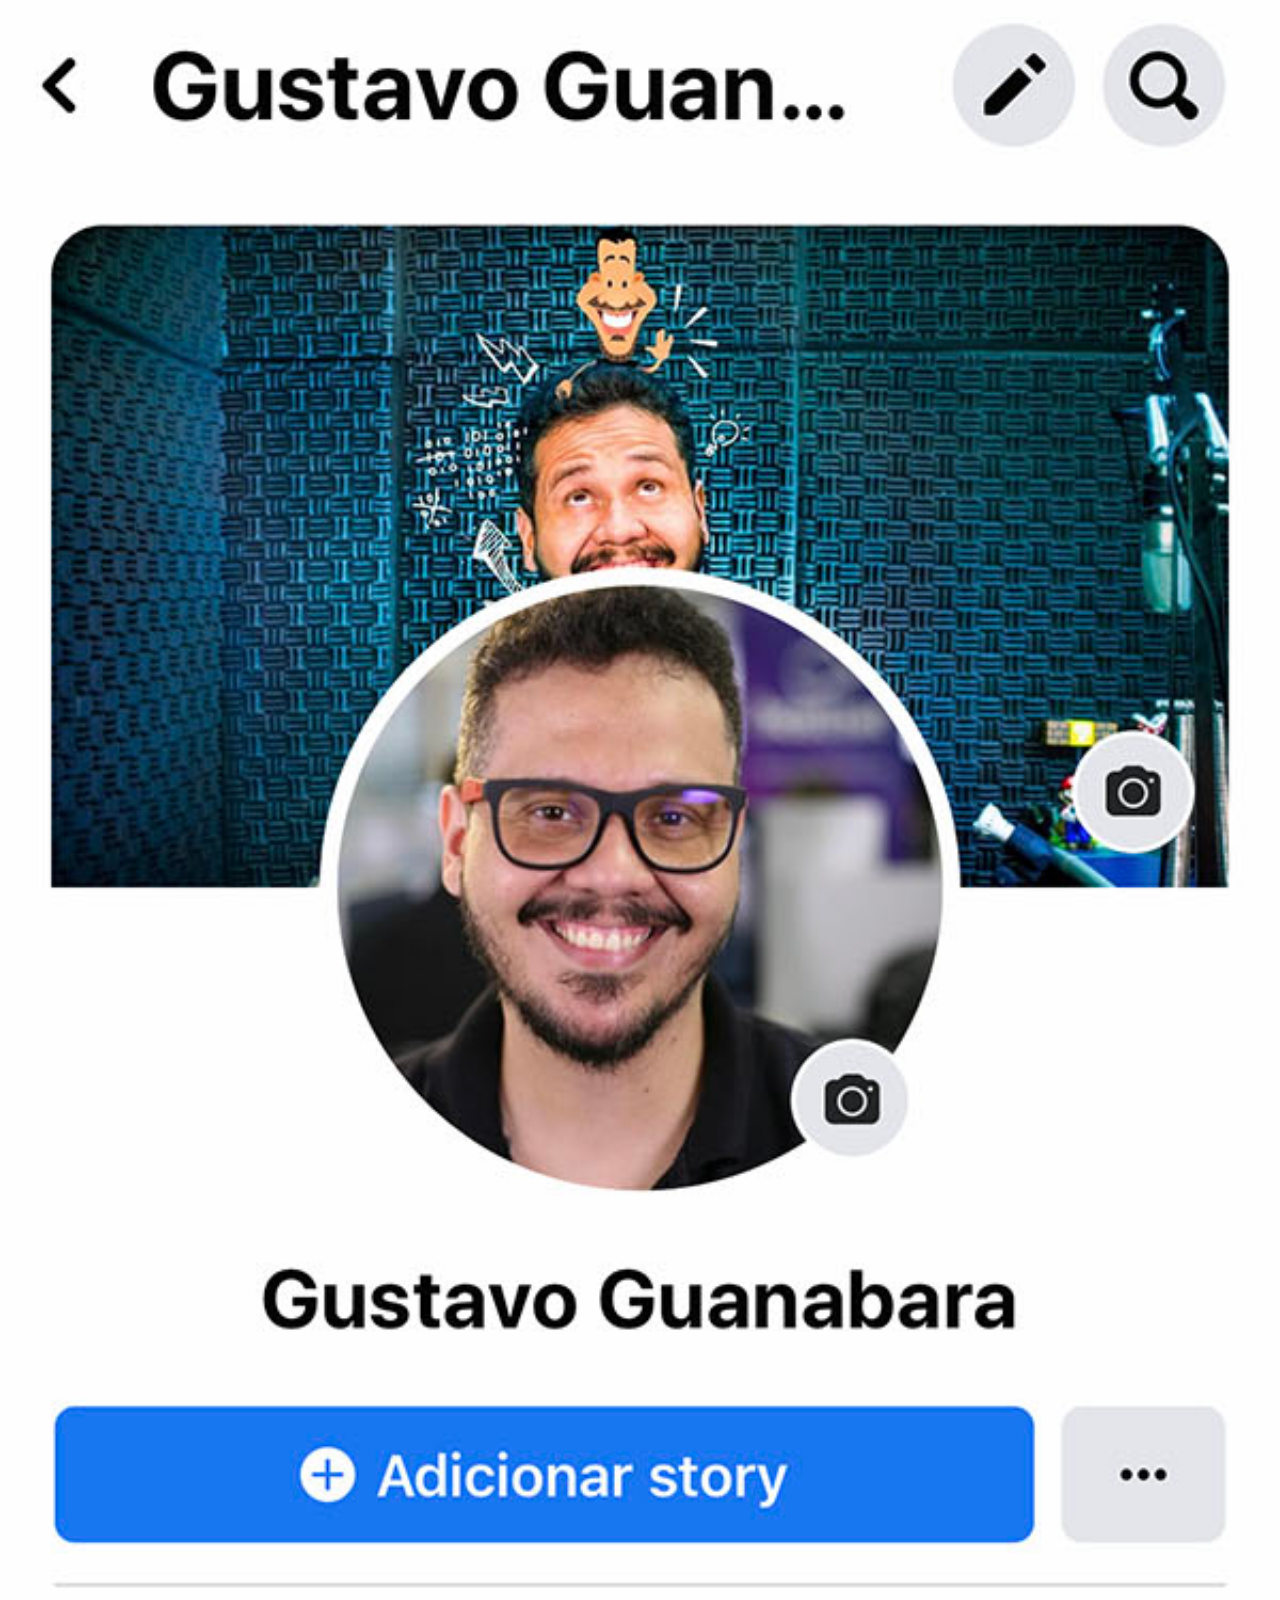
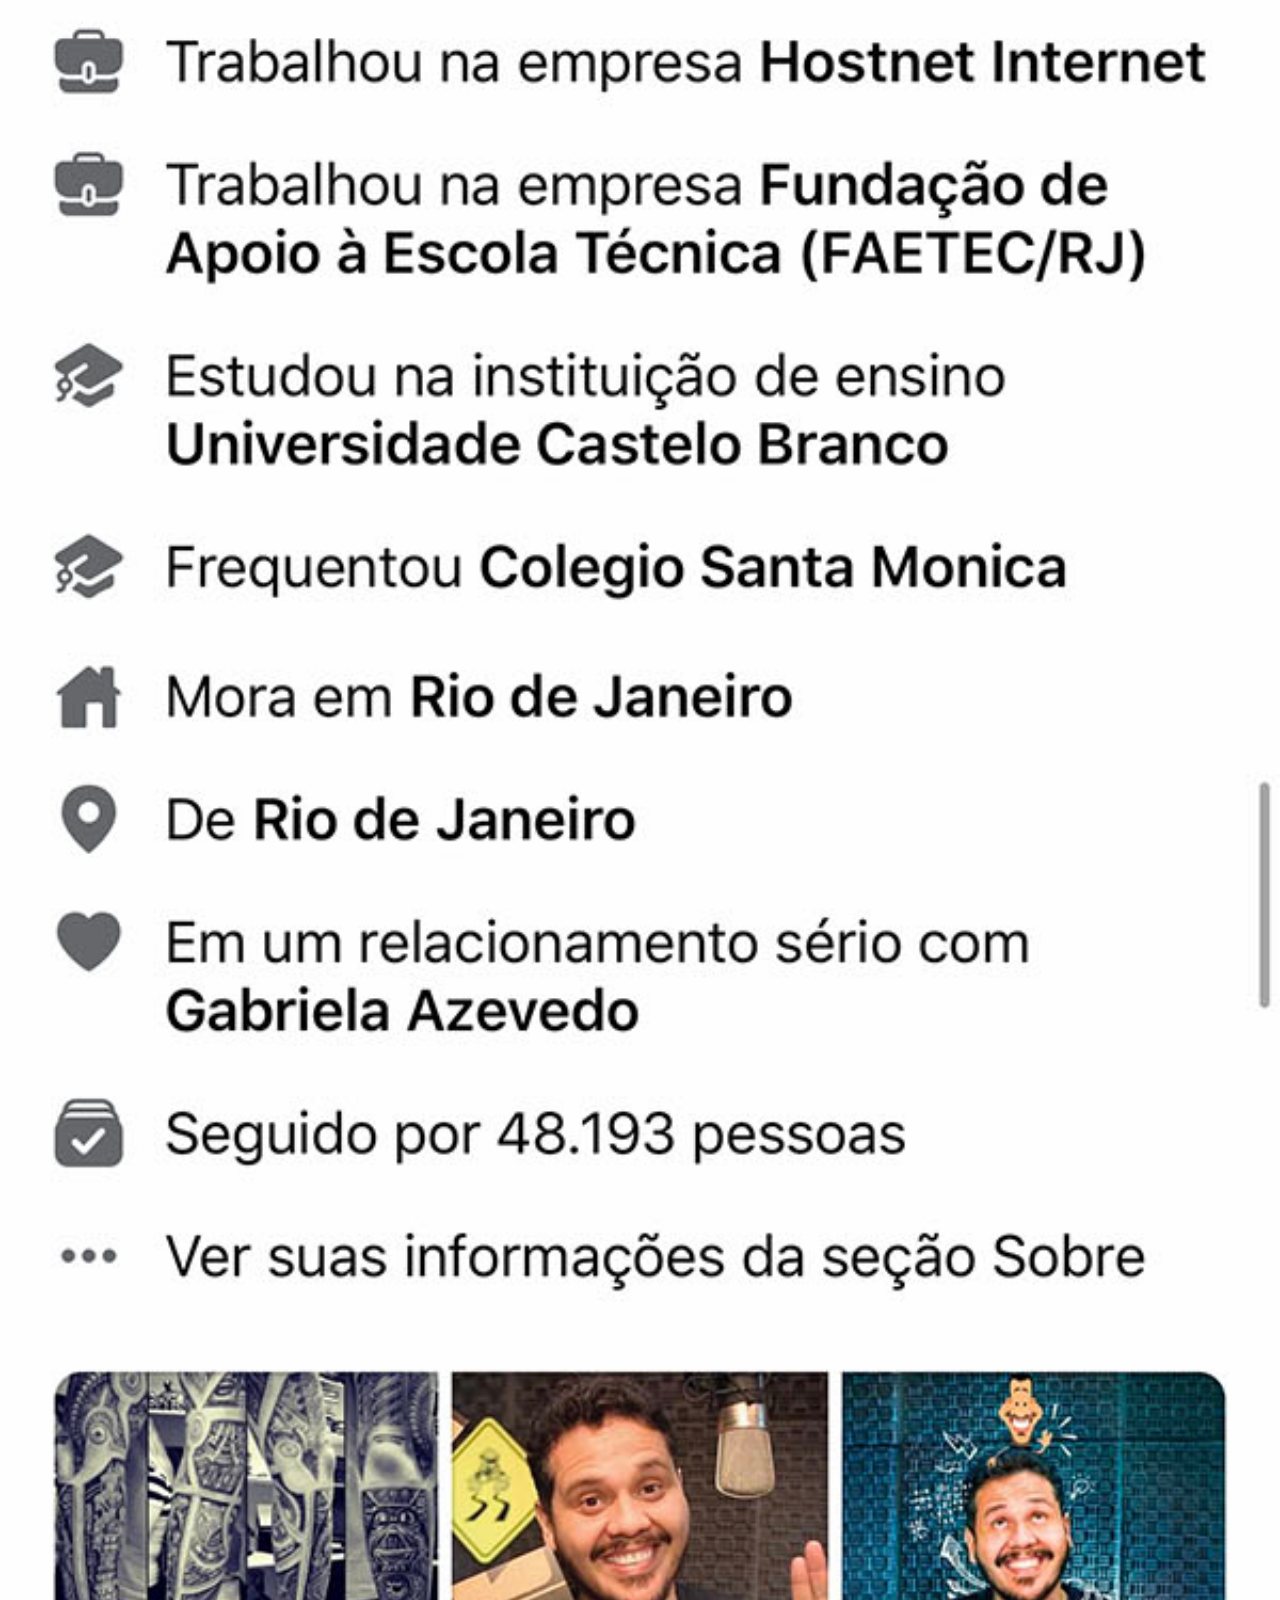
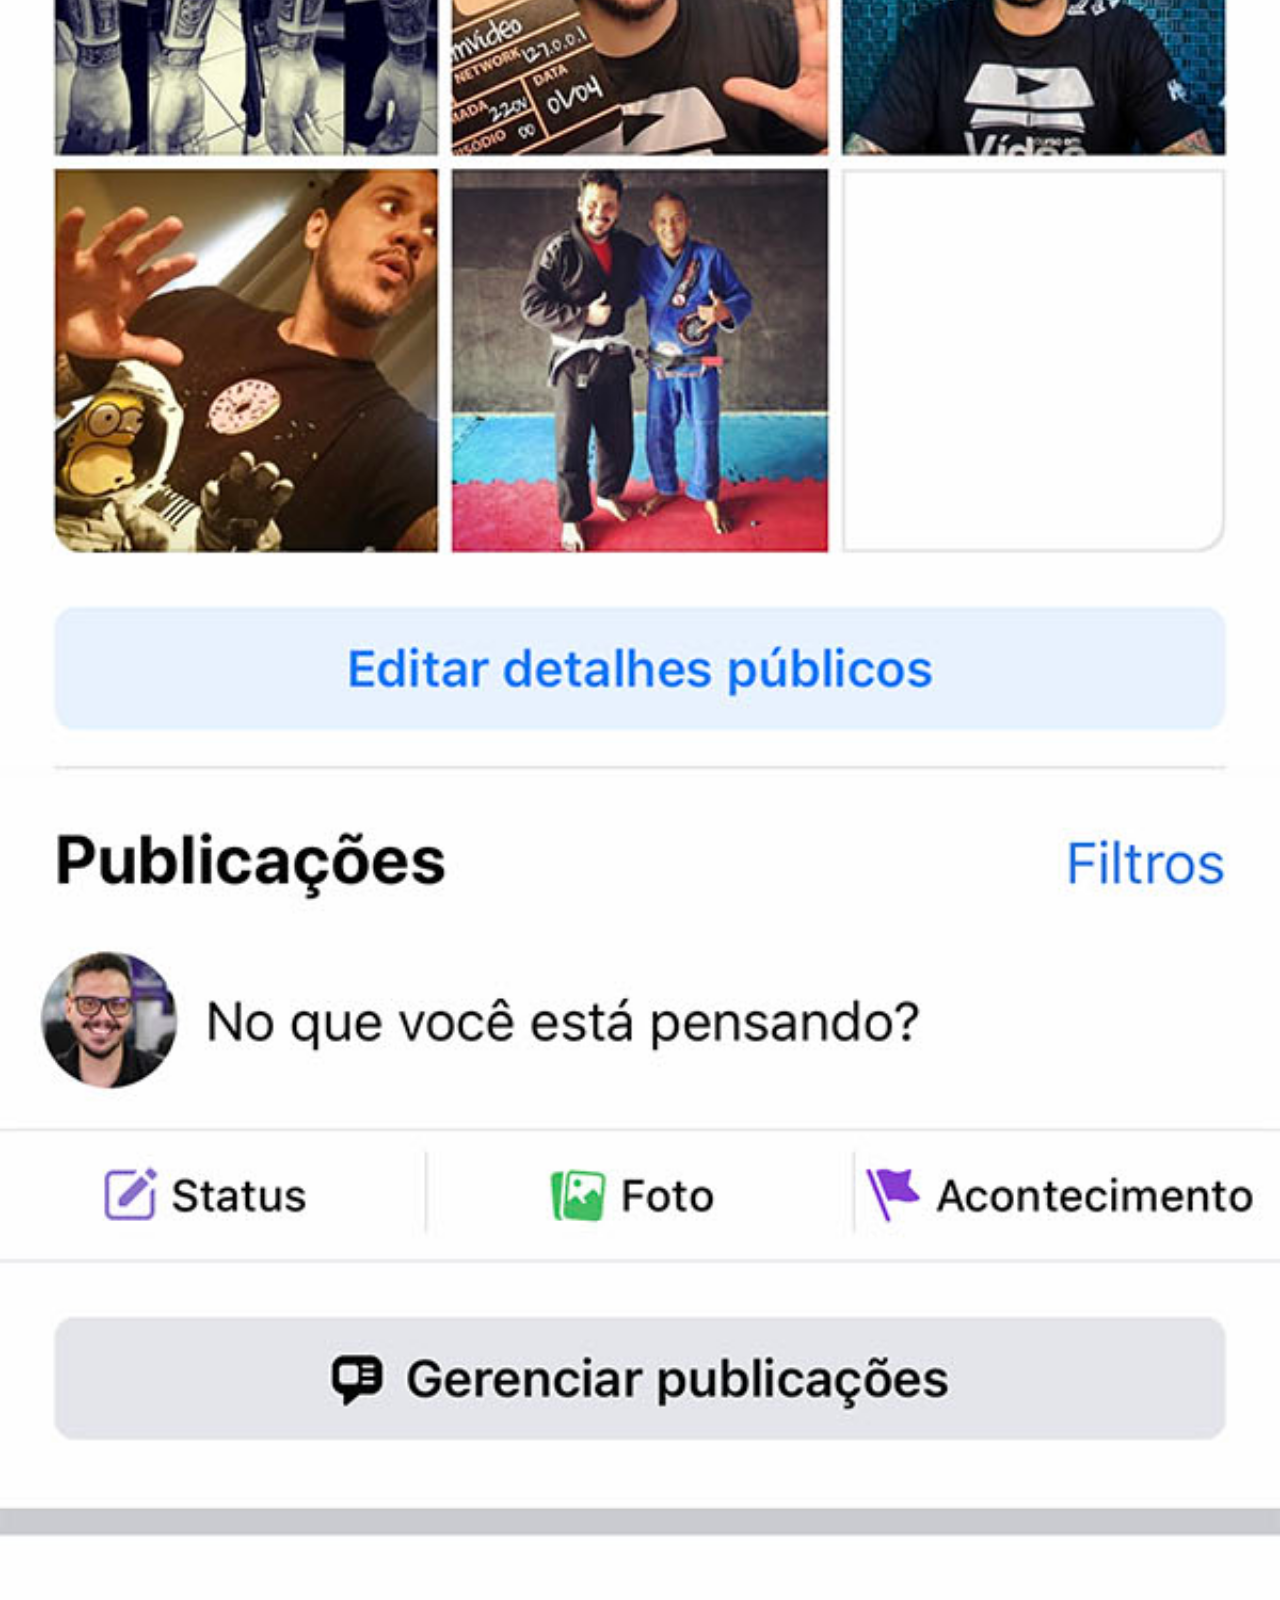
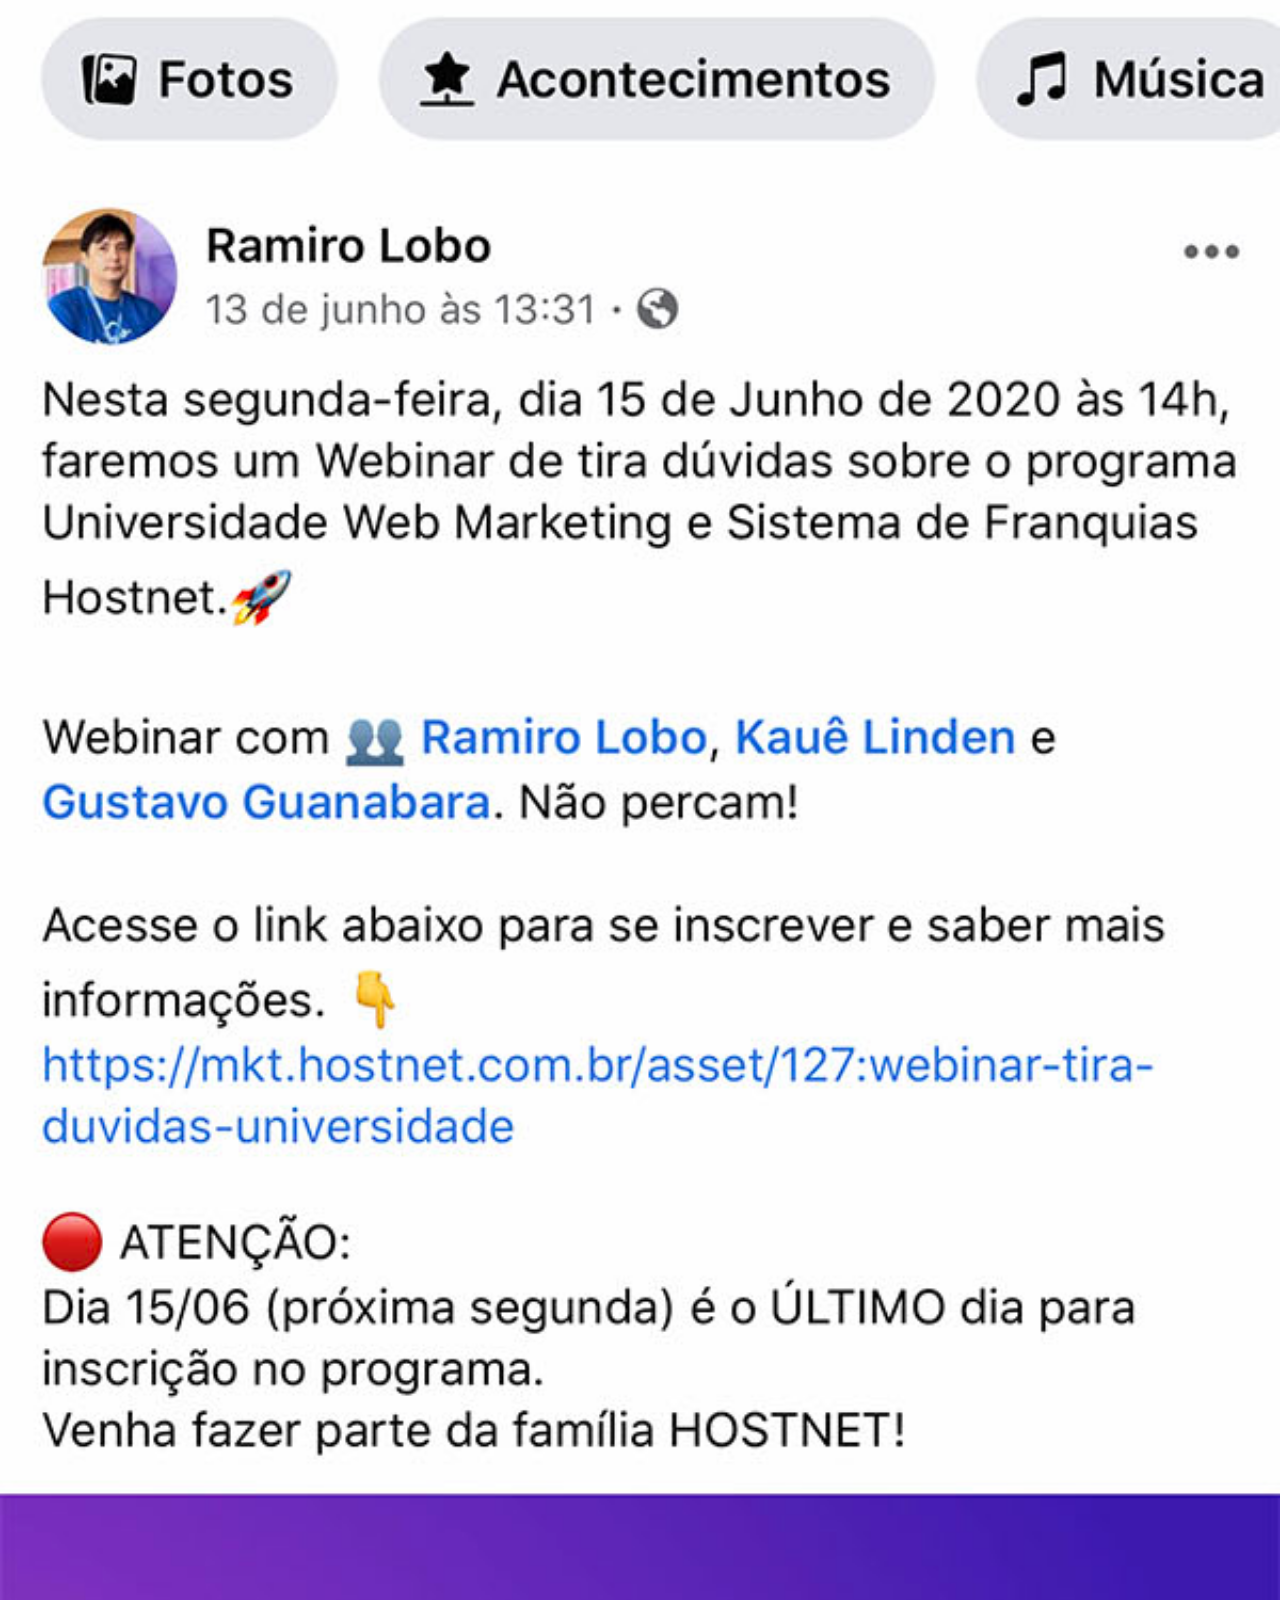
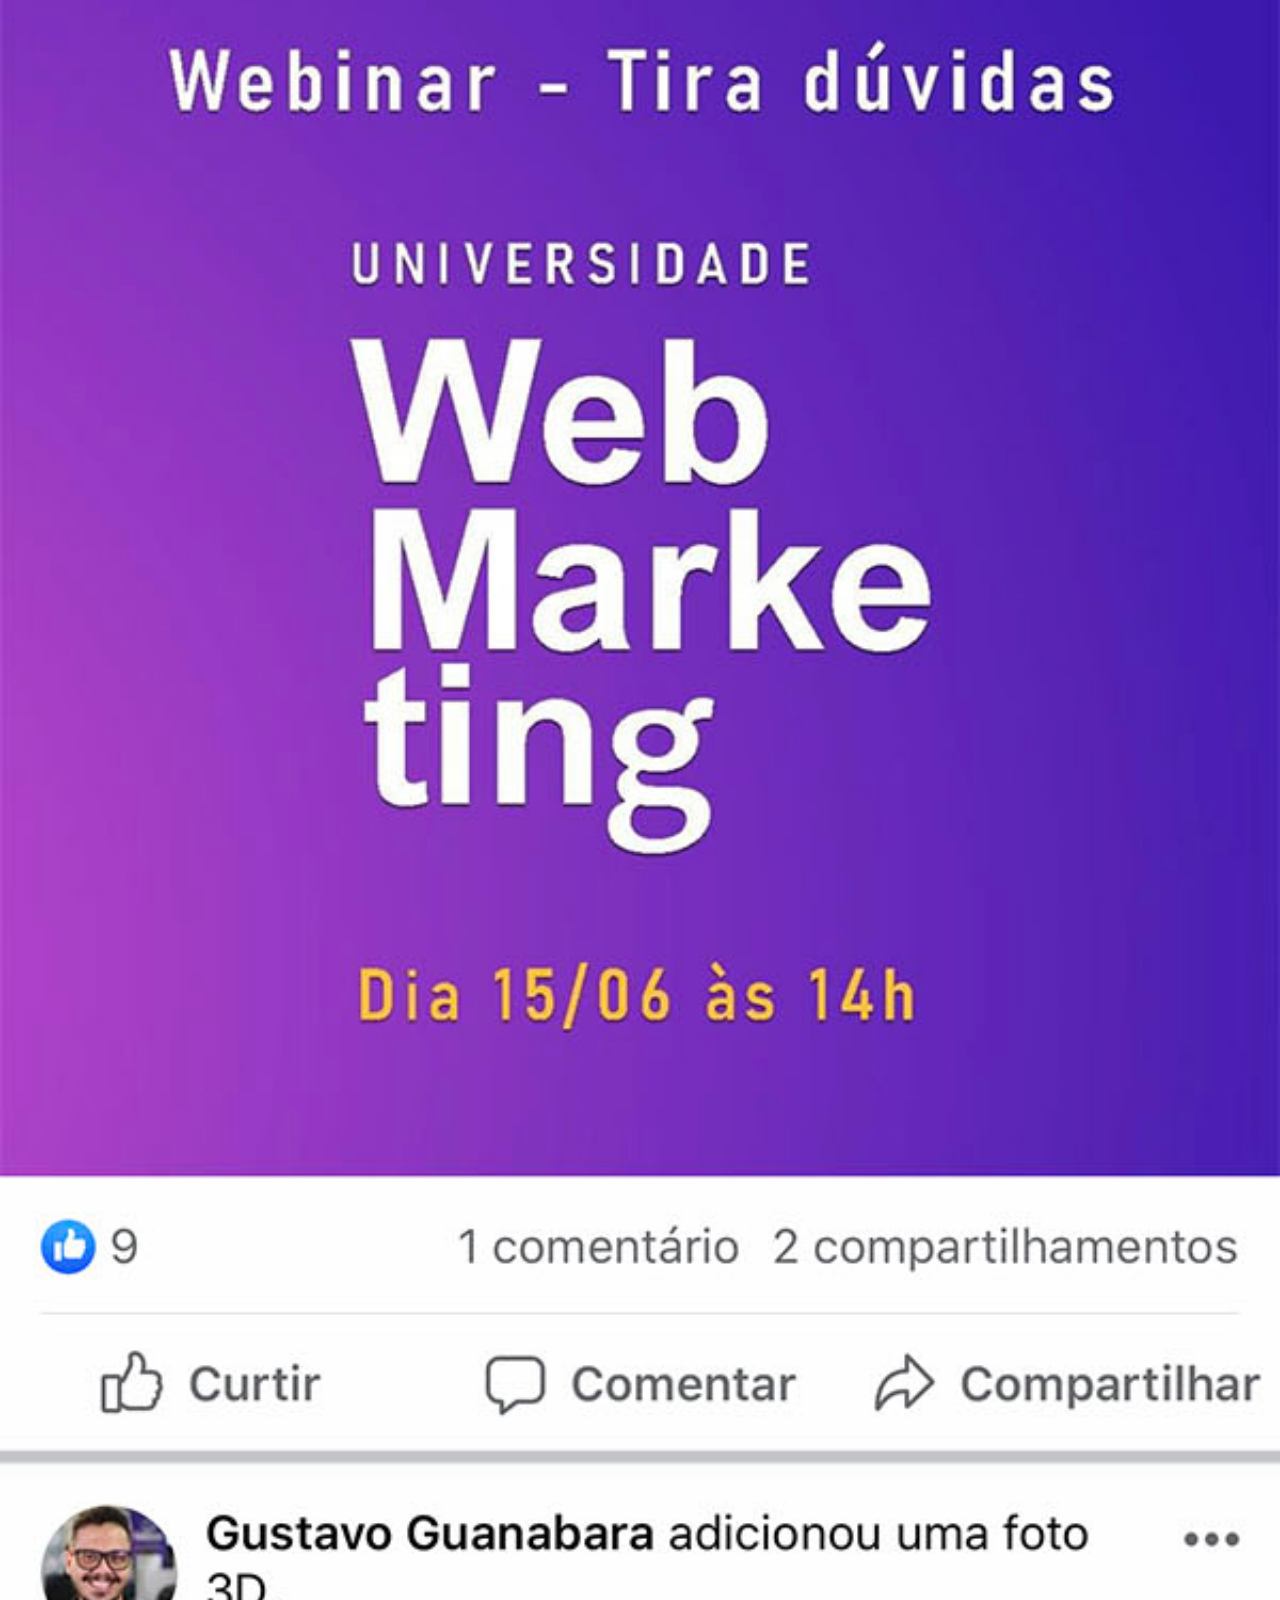
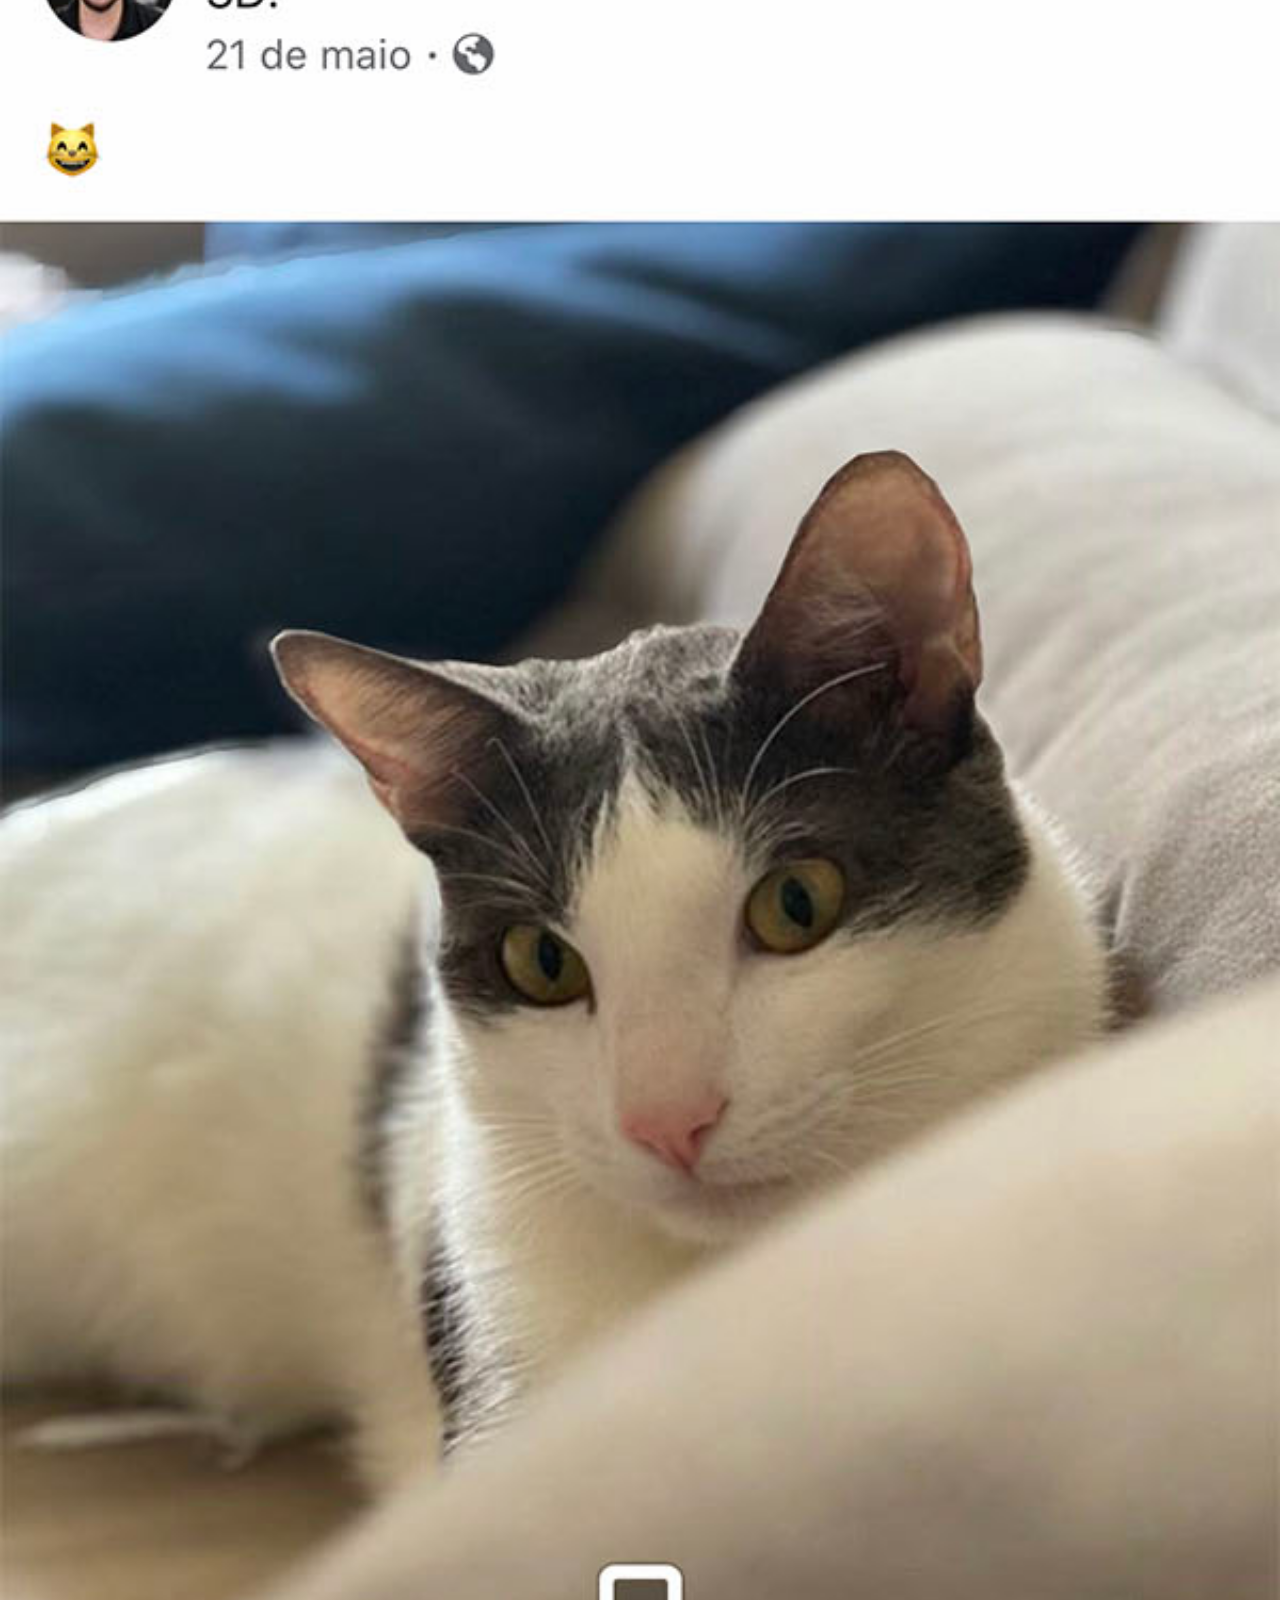
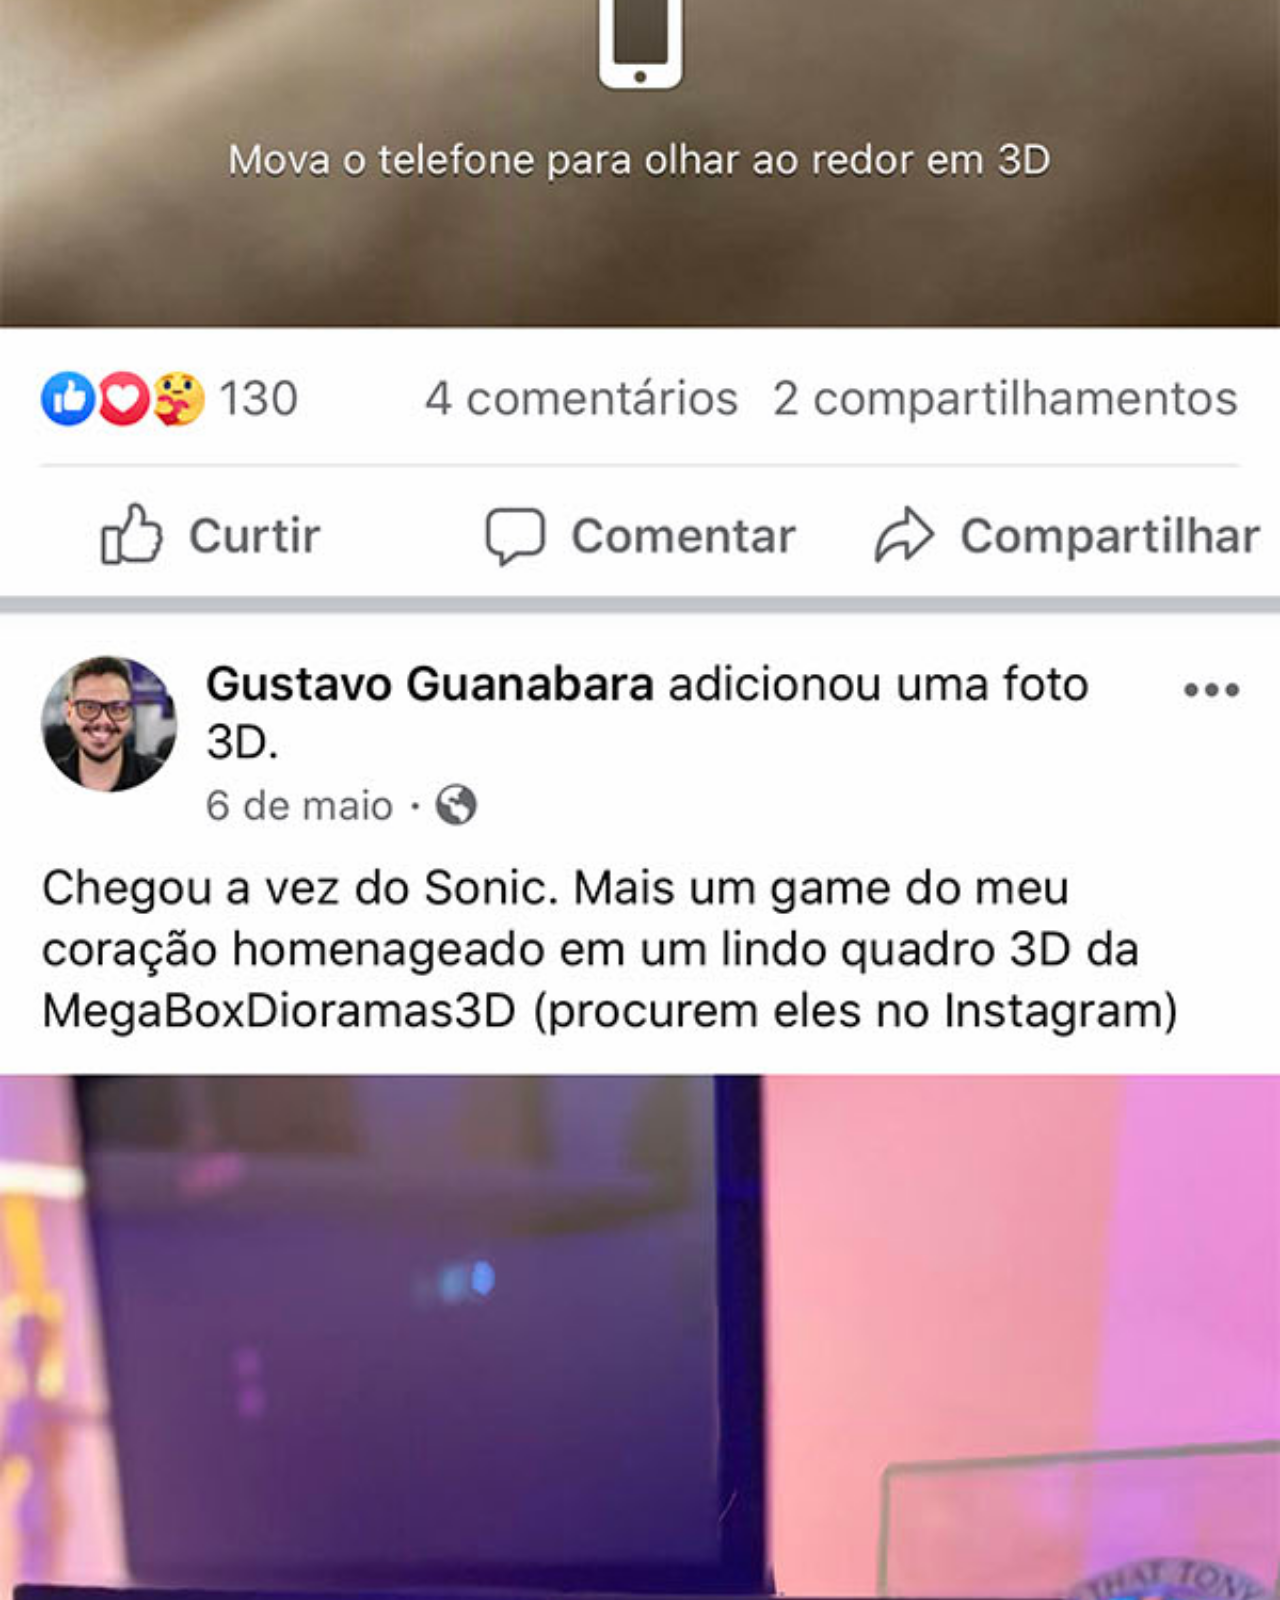
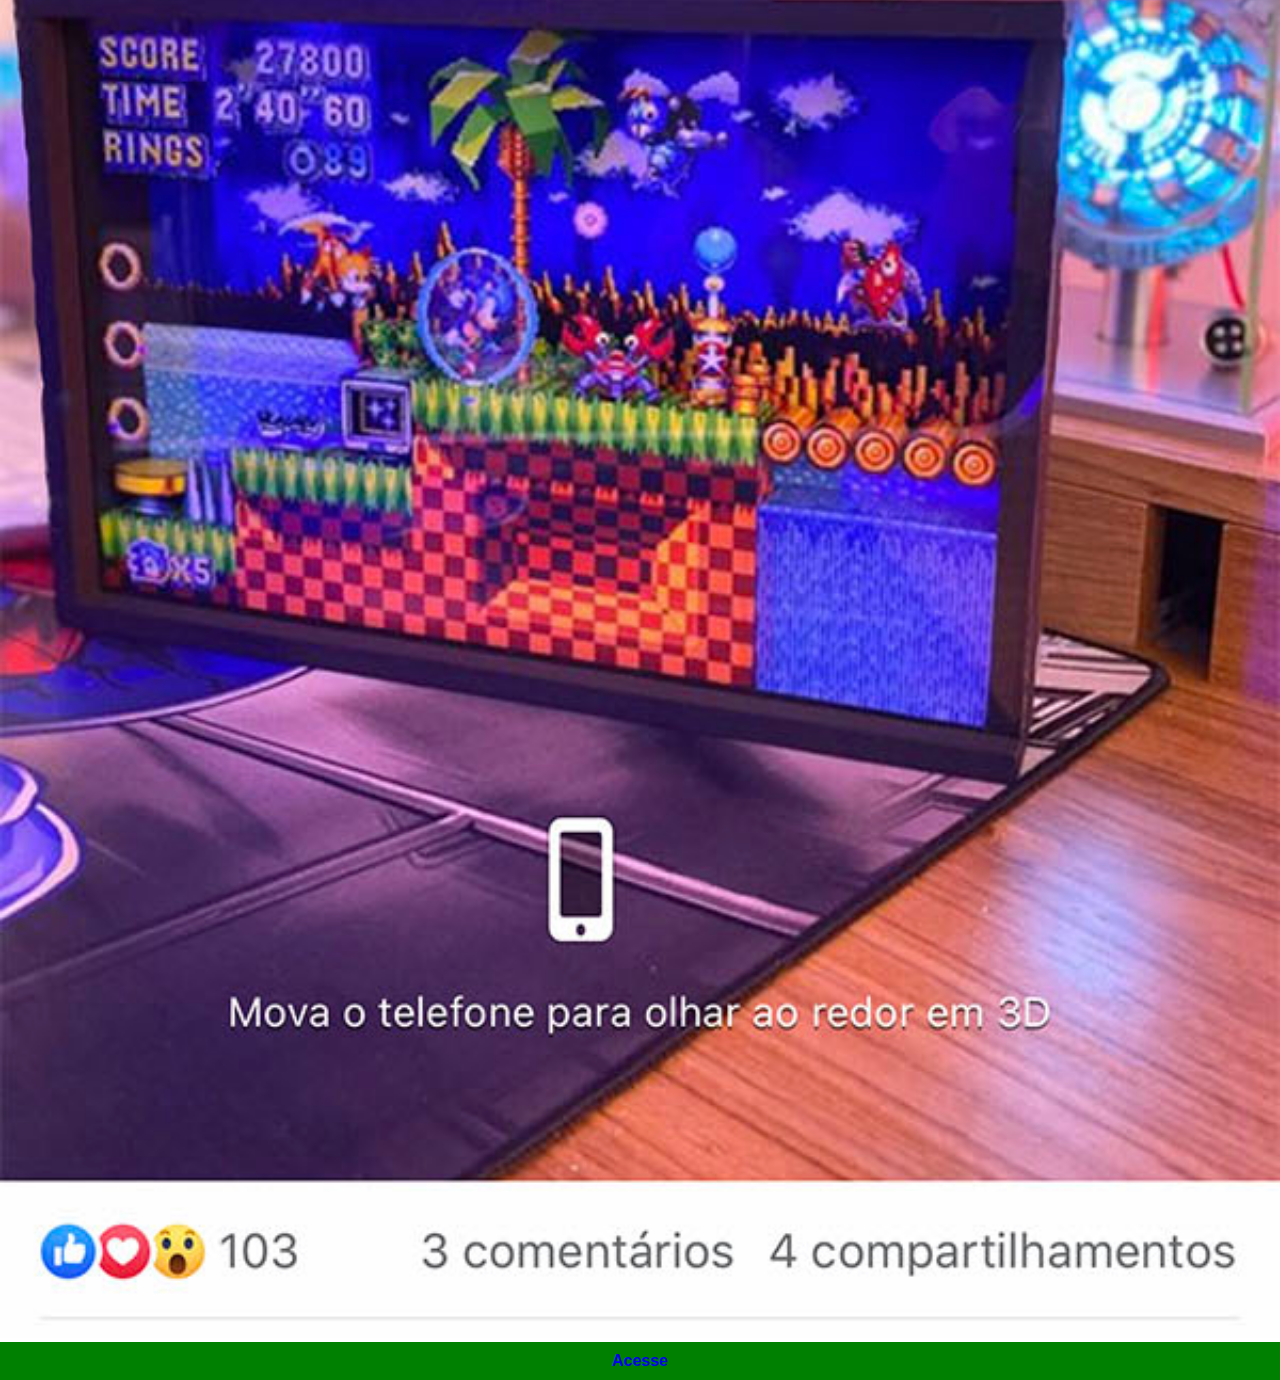
<file: facebook.html>
<!DOCTYPE html>
<html lang="pt-br">
<head>
    <meta charset="UTF-8">
    <meta name="viewport" content="width=device-width, initial-scale=1.0">
    <title>Facebook</title>
    <link rel="stylesheet" href="estilos/social.css">
</head>
<body>
    <img src="imagens/tela-facebook.jpg" alt="Facebook">
    <a href="https://www.facebook.com/gustavoguanabara/">Acesse</a>
</body>
</html>
</file>
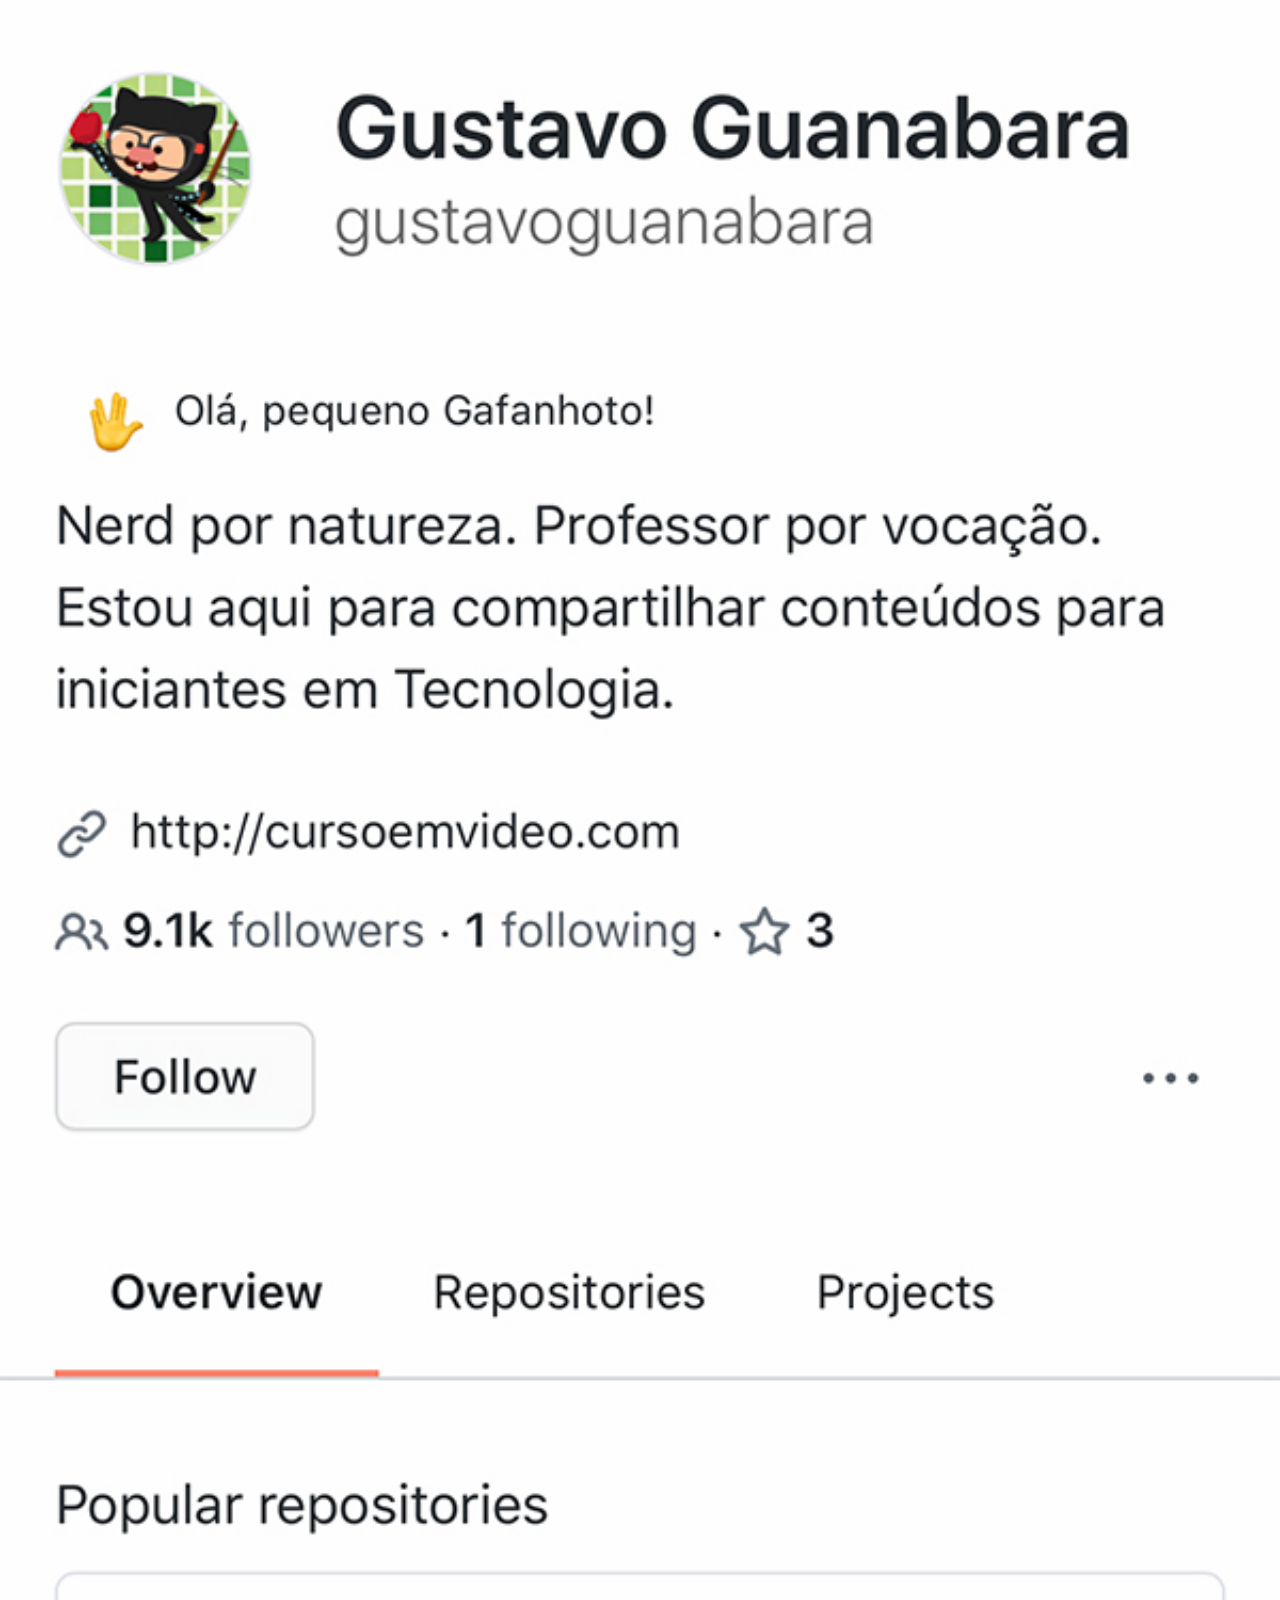
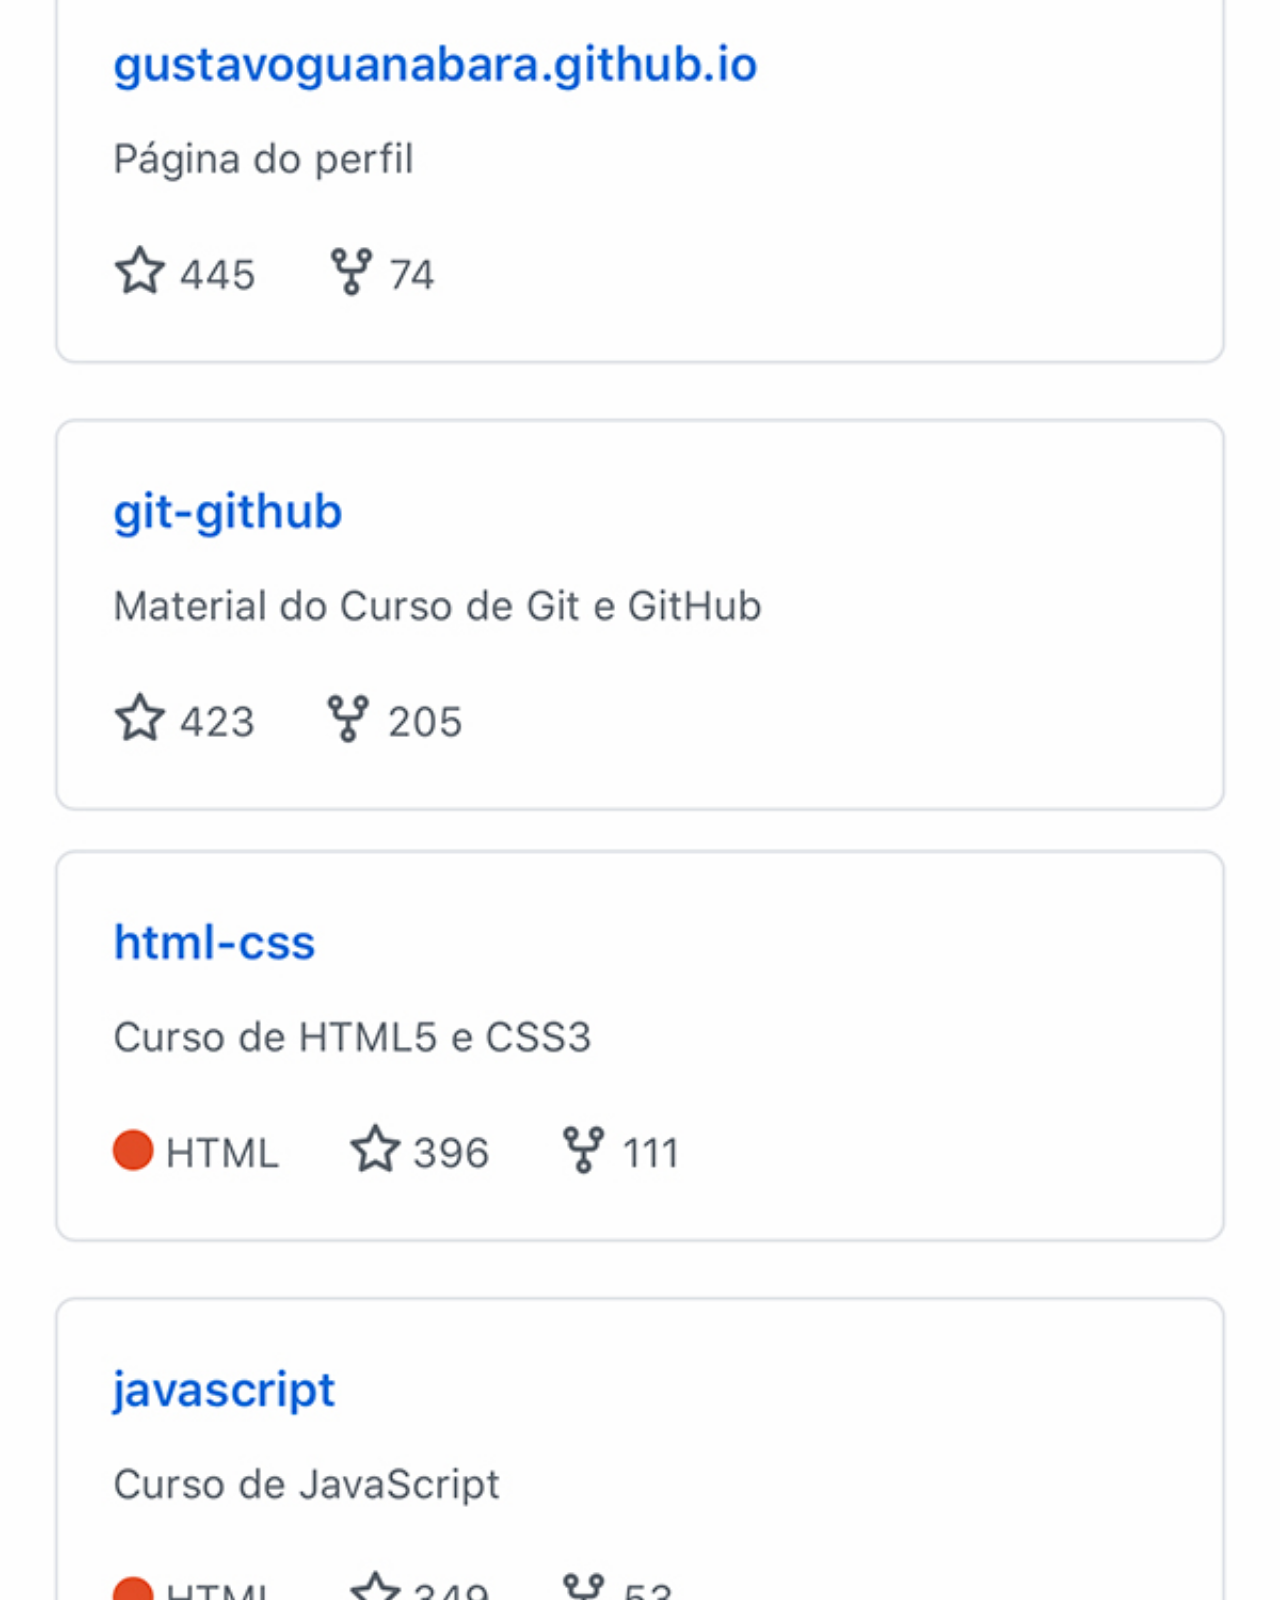
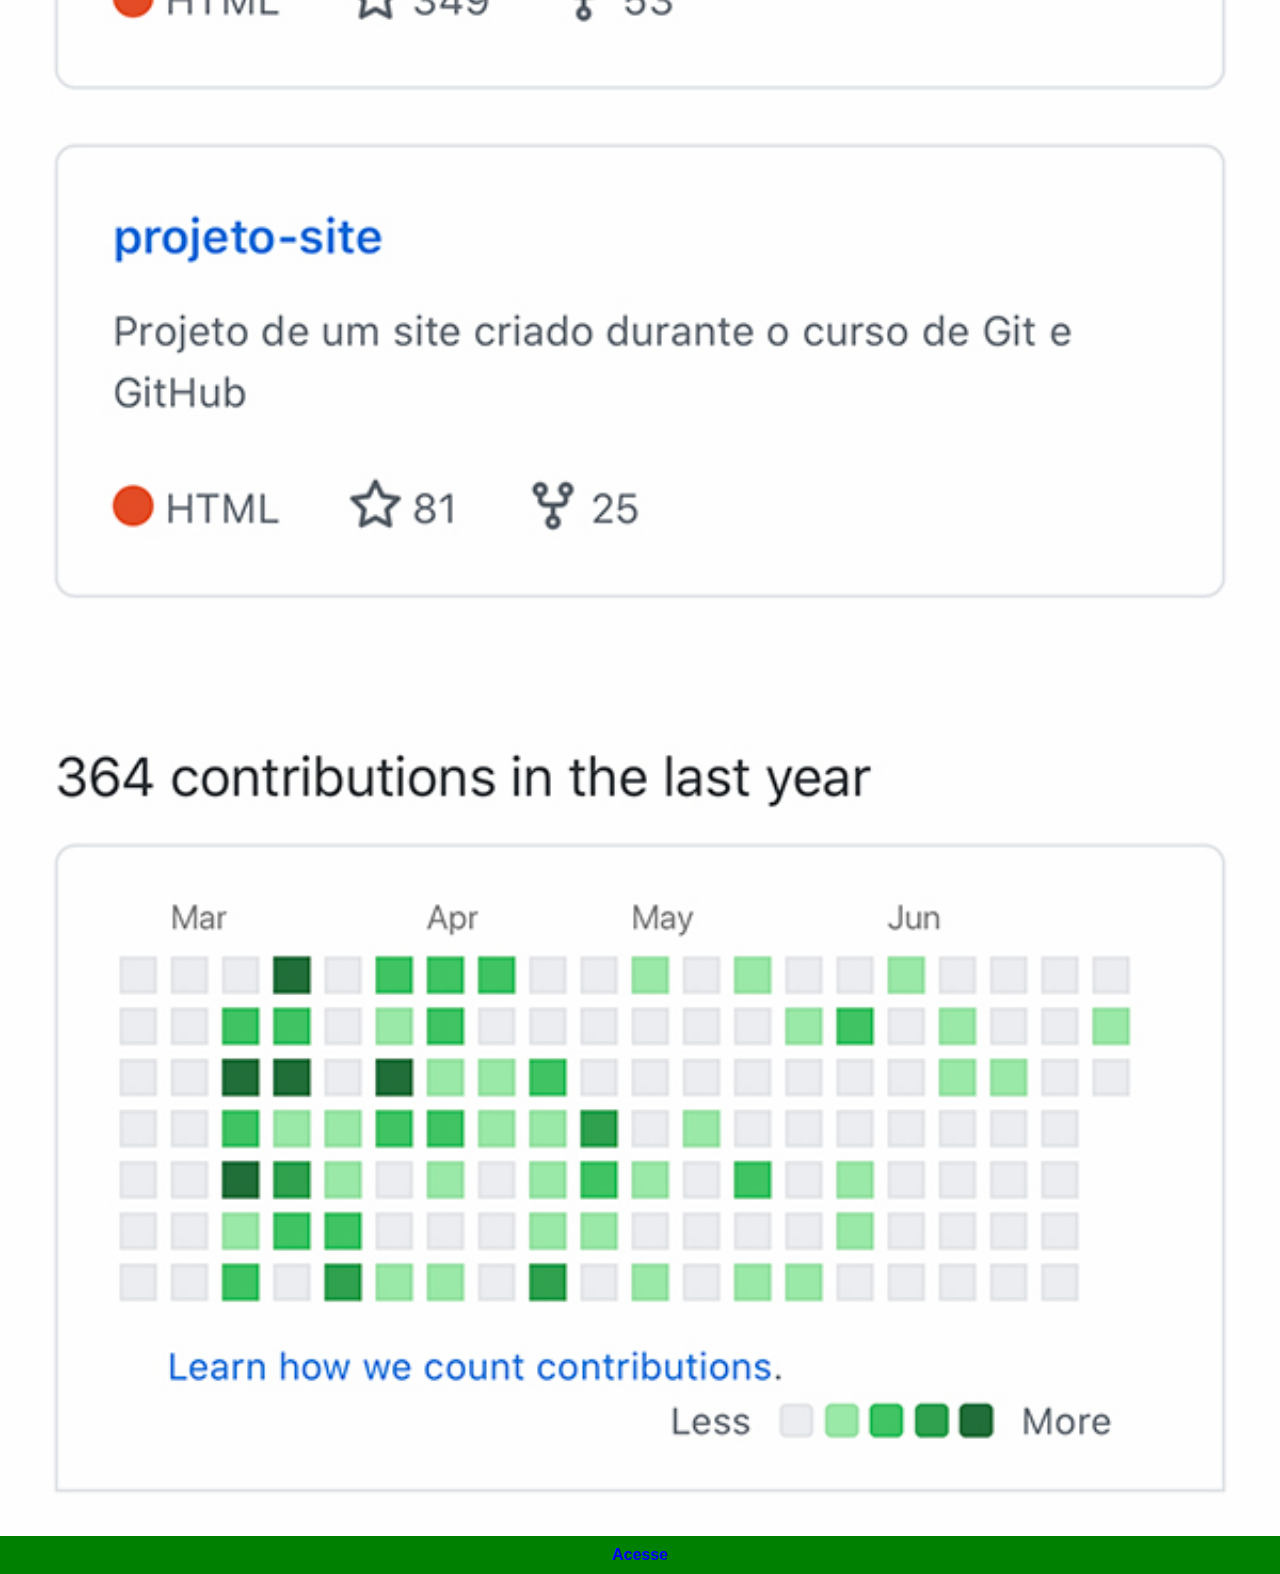
<file: github.html>
<!DOCTYPE html>
<html lang="pt-br">
<head>
    <meta charset="UTF-8">
    <meta name="viewport" content="width=device-width, initial-scale=1.0">
    <title>GitHub</title>
    <link rel="stylesheet" href="estilos/social.css">
</head>

<body>
    <img src="imagens/tela-github.jpg" alt="github">
    <a href="https://gustavoguanabara.github.io/" target="_blank">Acesse</a>
</body>
</html>
</file>
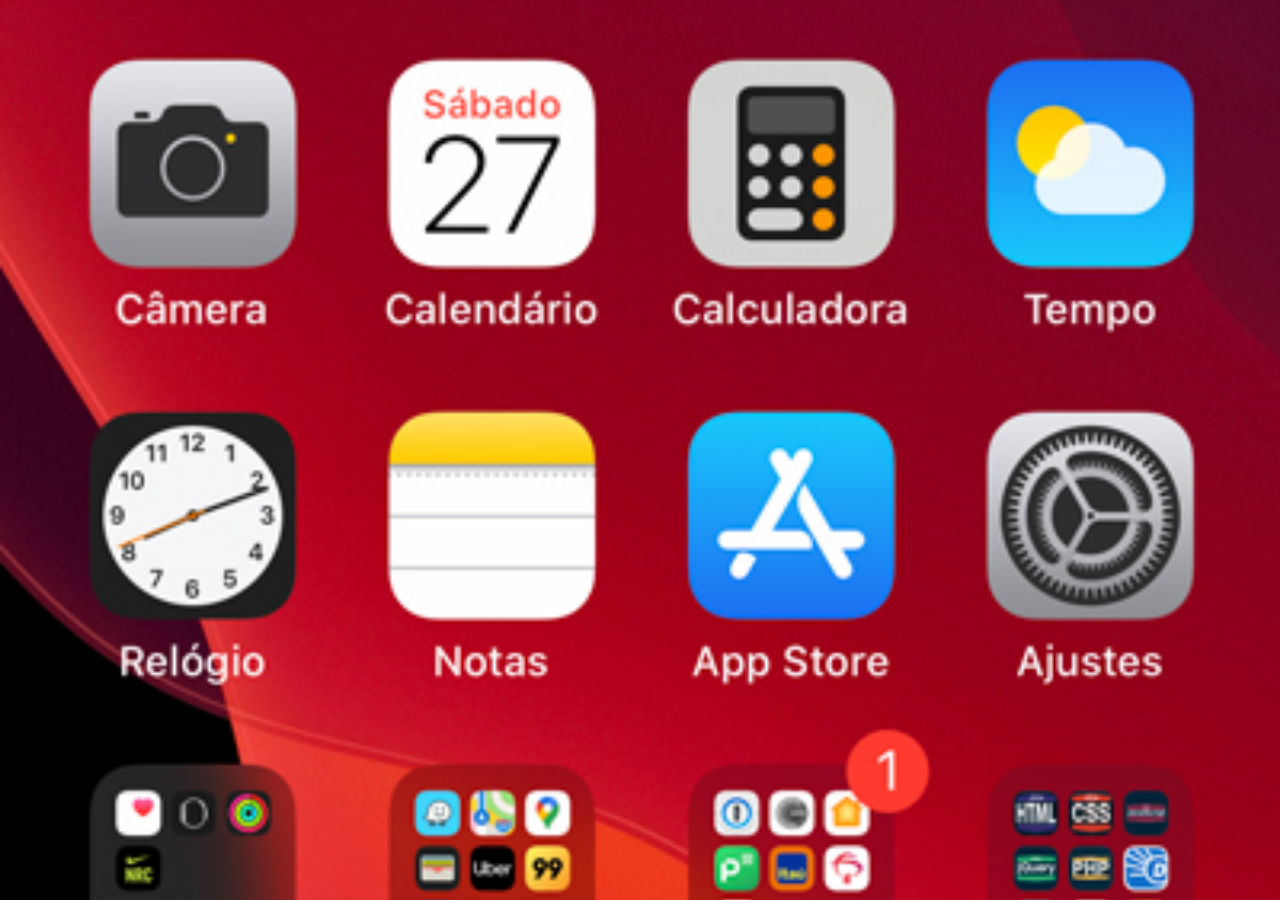
<file: home.html>
<!DOCTYPE html>
<html lang="pt-br">
<head>
    <meta charset="UTF-8">
    <meta name="viewport" content="width=device-width, initial-scale=1.0">
    <title>Home</title>
    <style>
        * {
            margin: 0;
            padding: 0;
        }
        body {
            width: 100vw;
            height: 100vh;
            background-color: black;
            background: url('imagens/tela-home.jpg') no-repeat top center;
            background-size: cover;
        }
    </style>
</head>
<body>
    
</body>
</html>
</file>
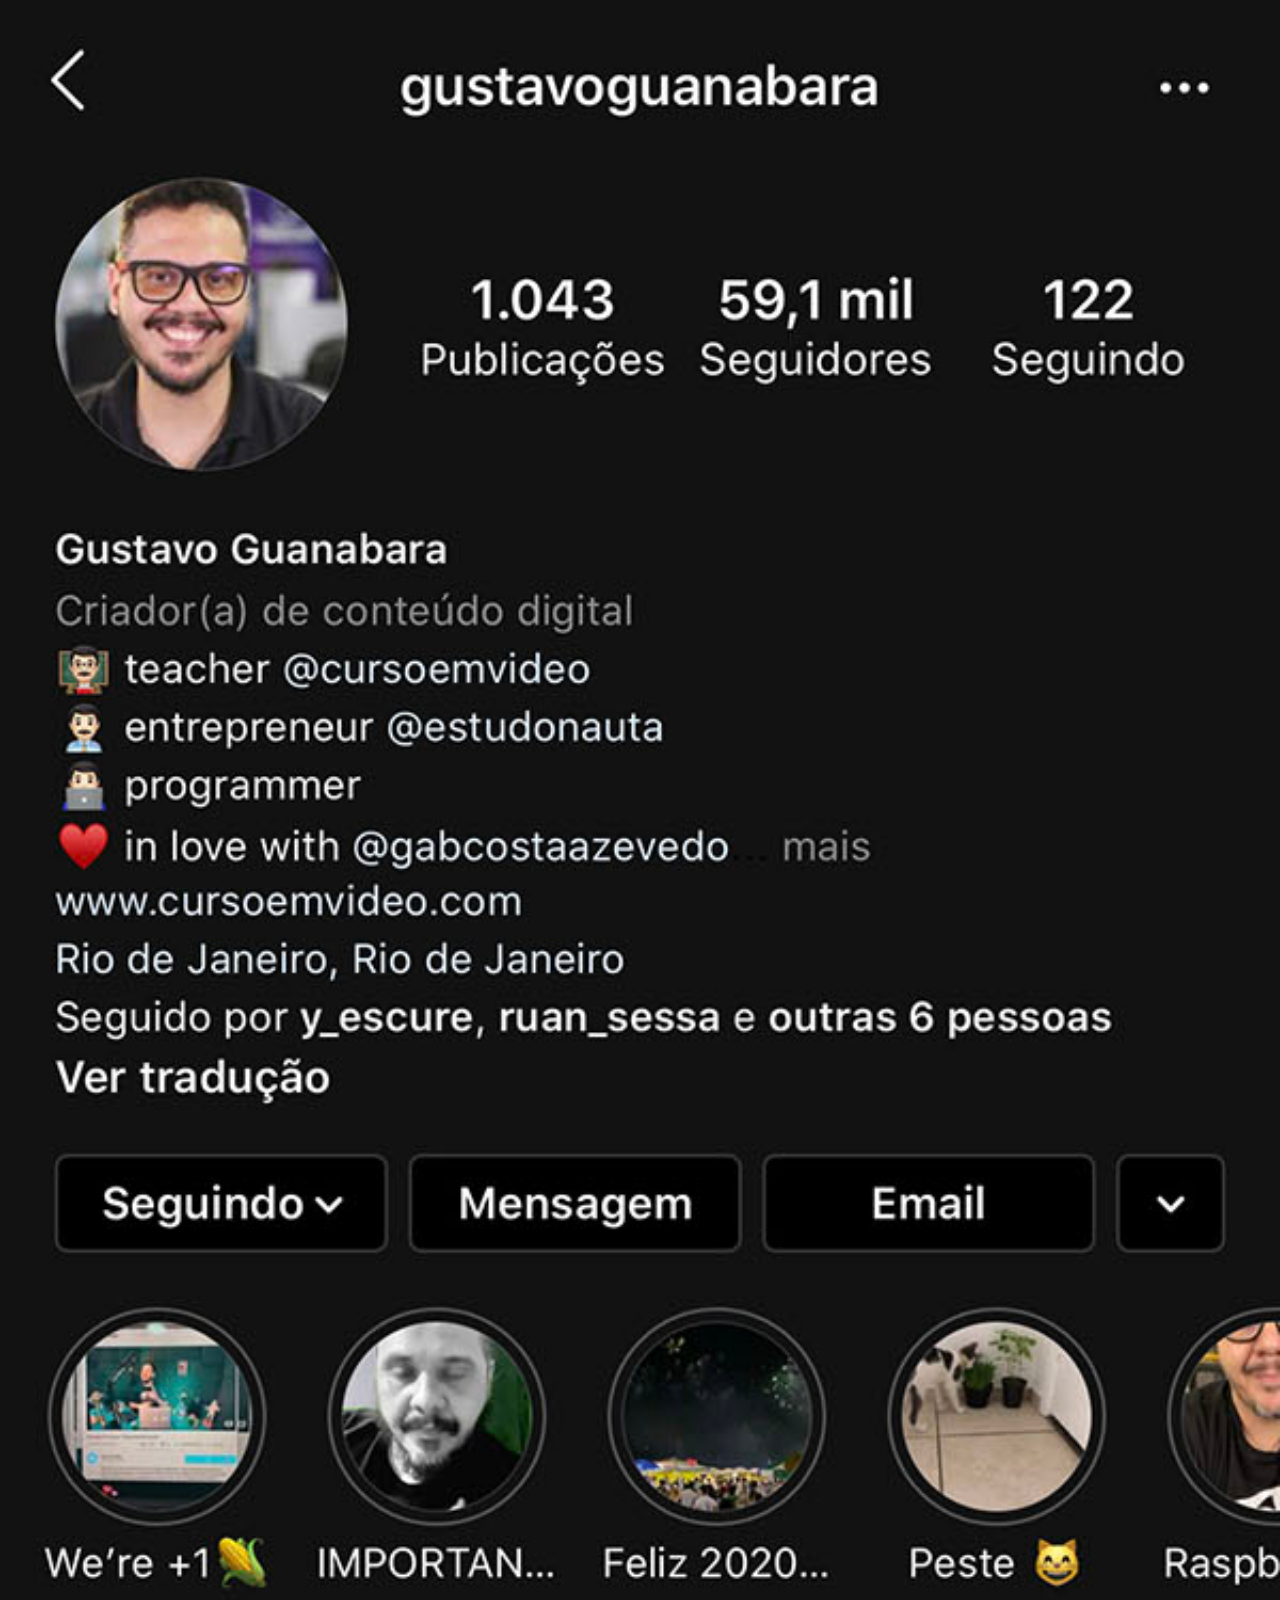
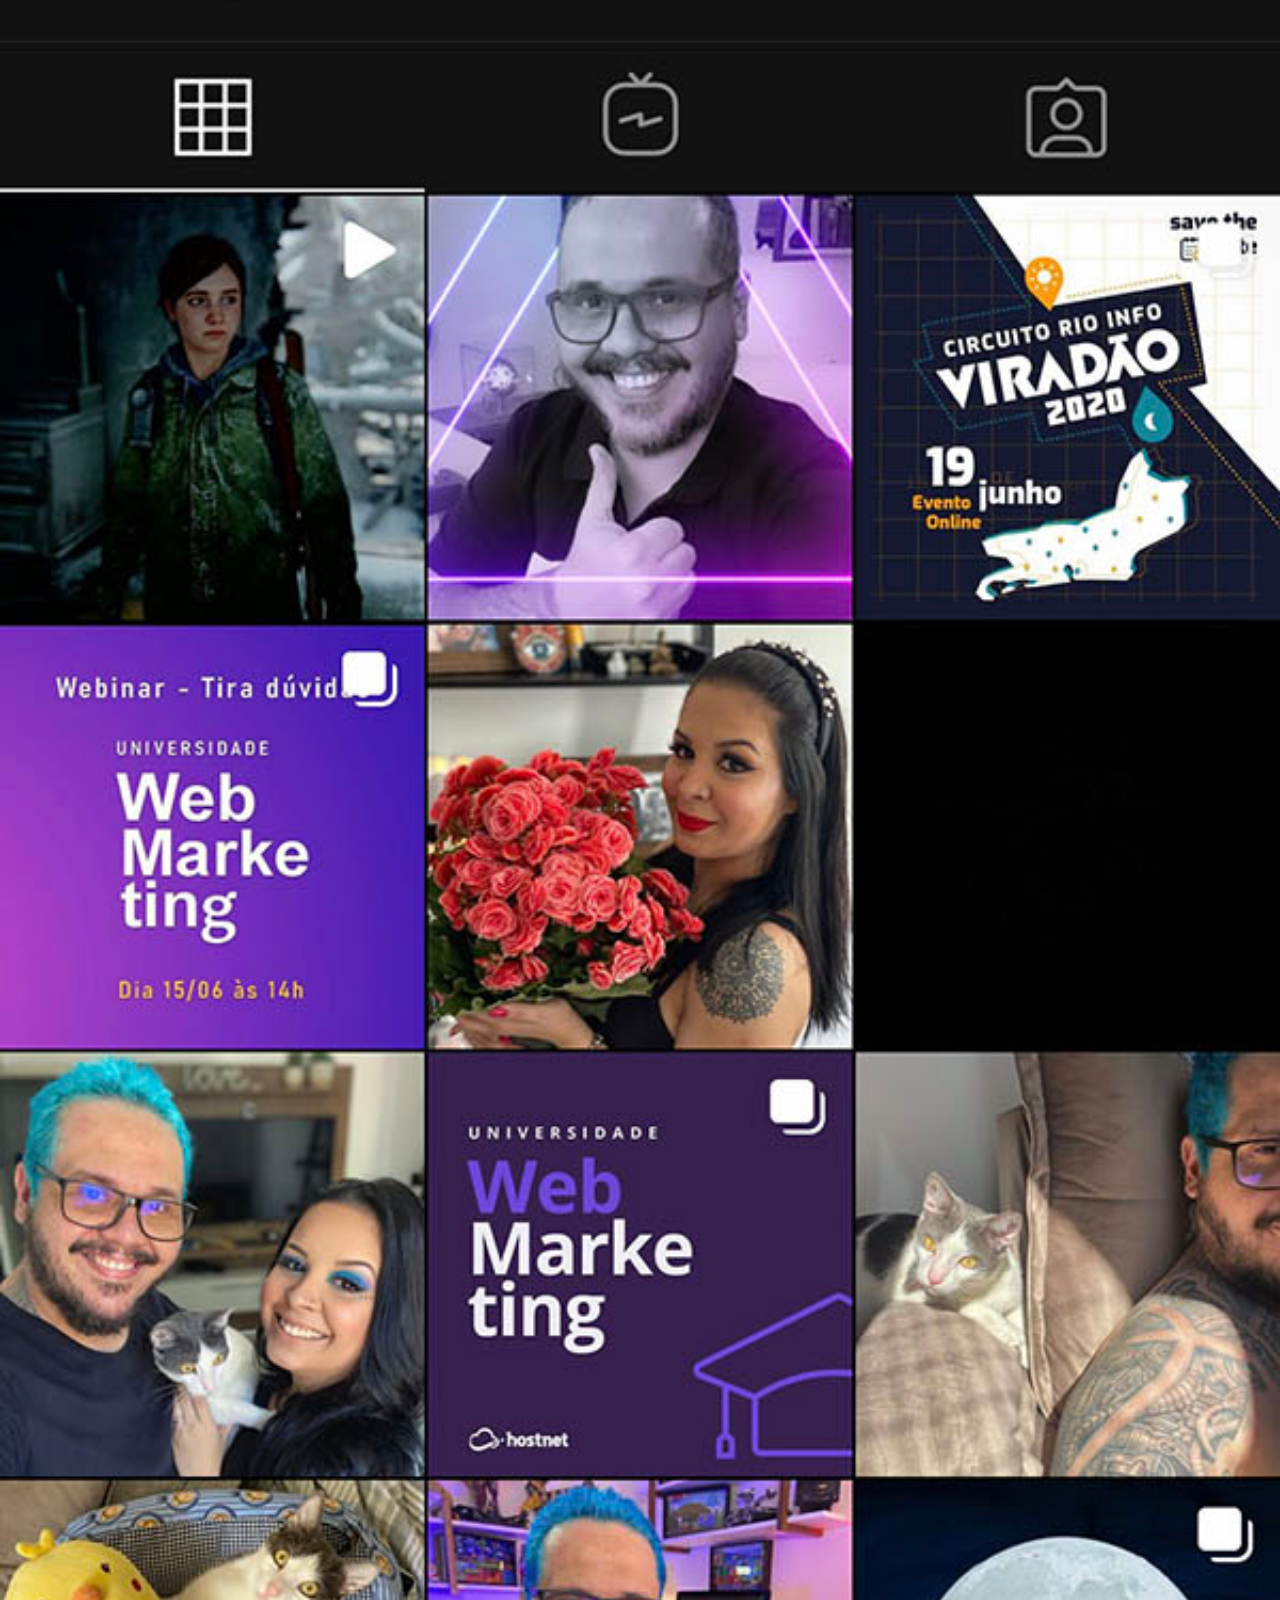
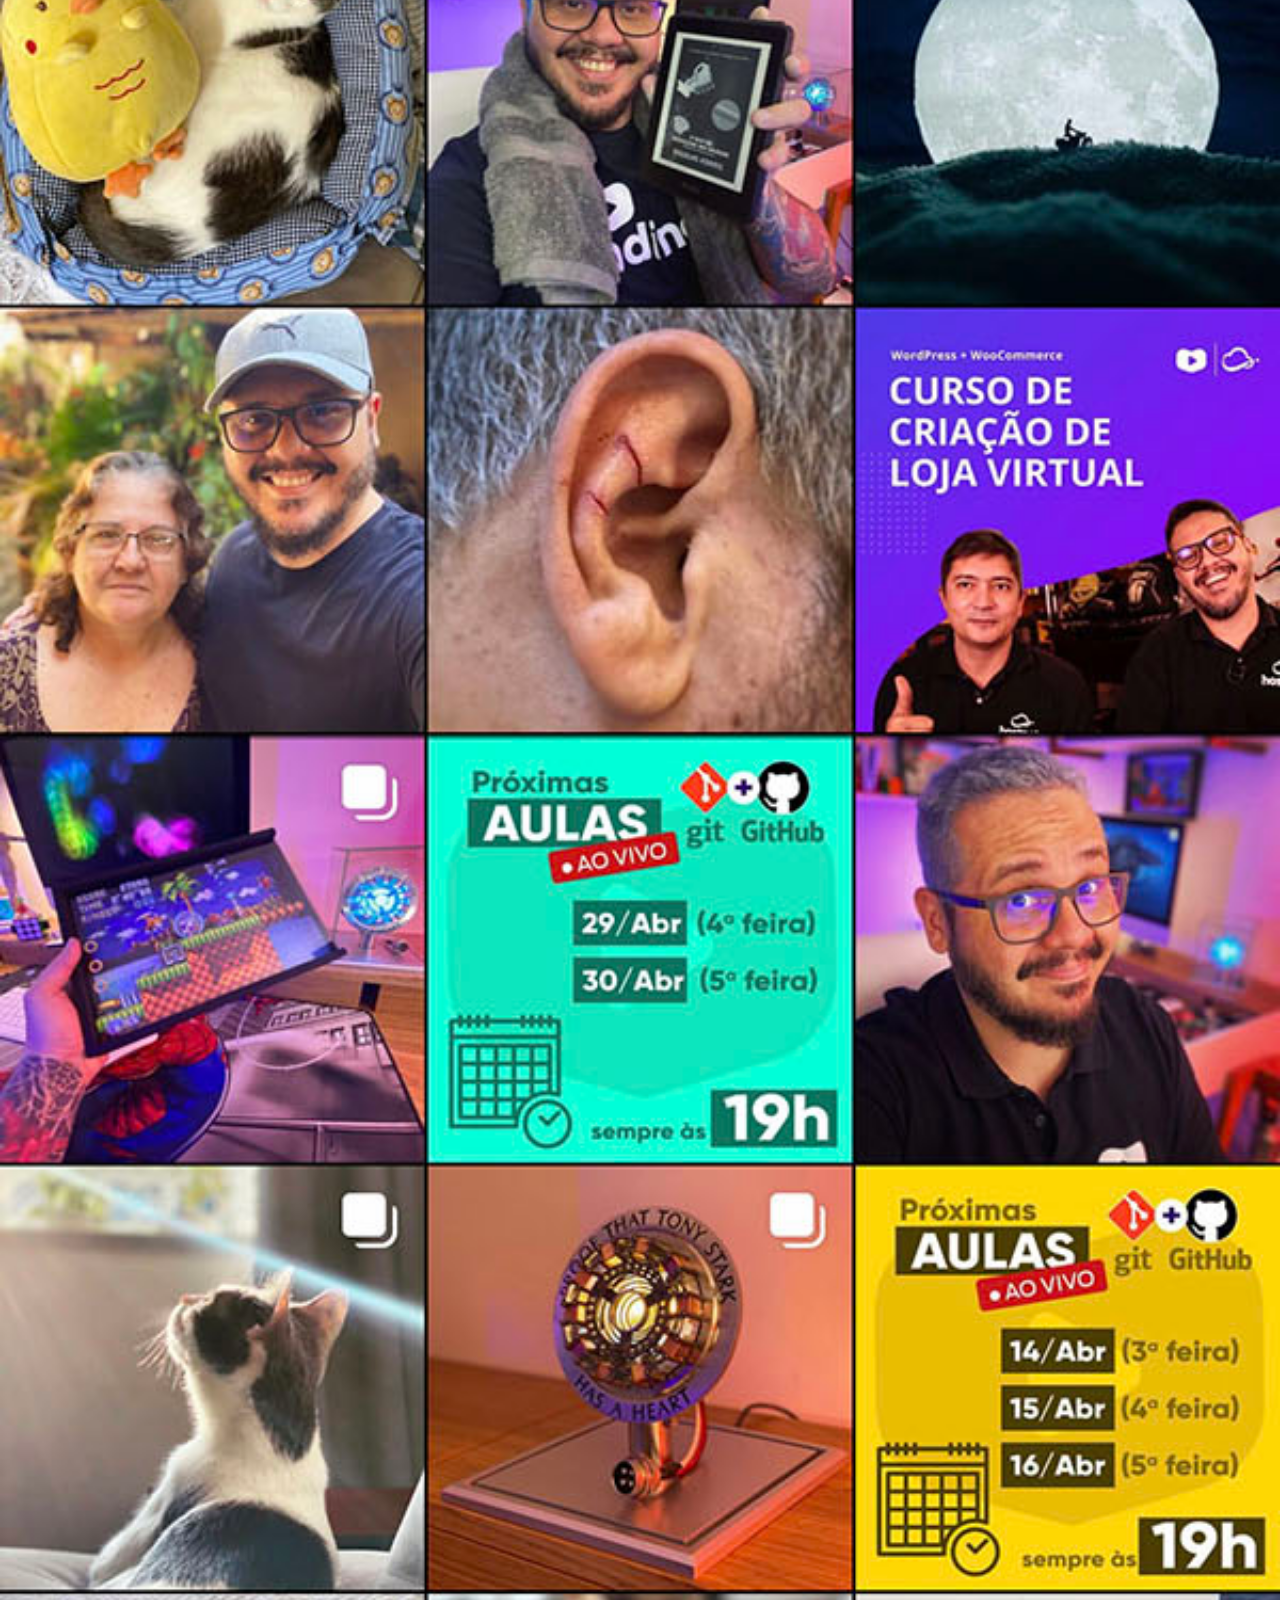
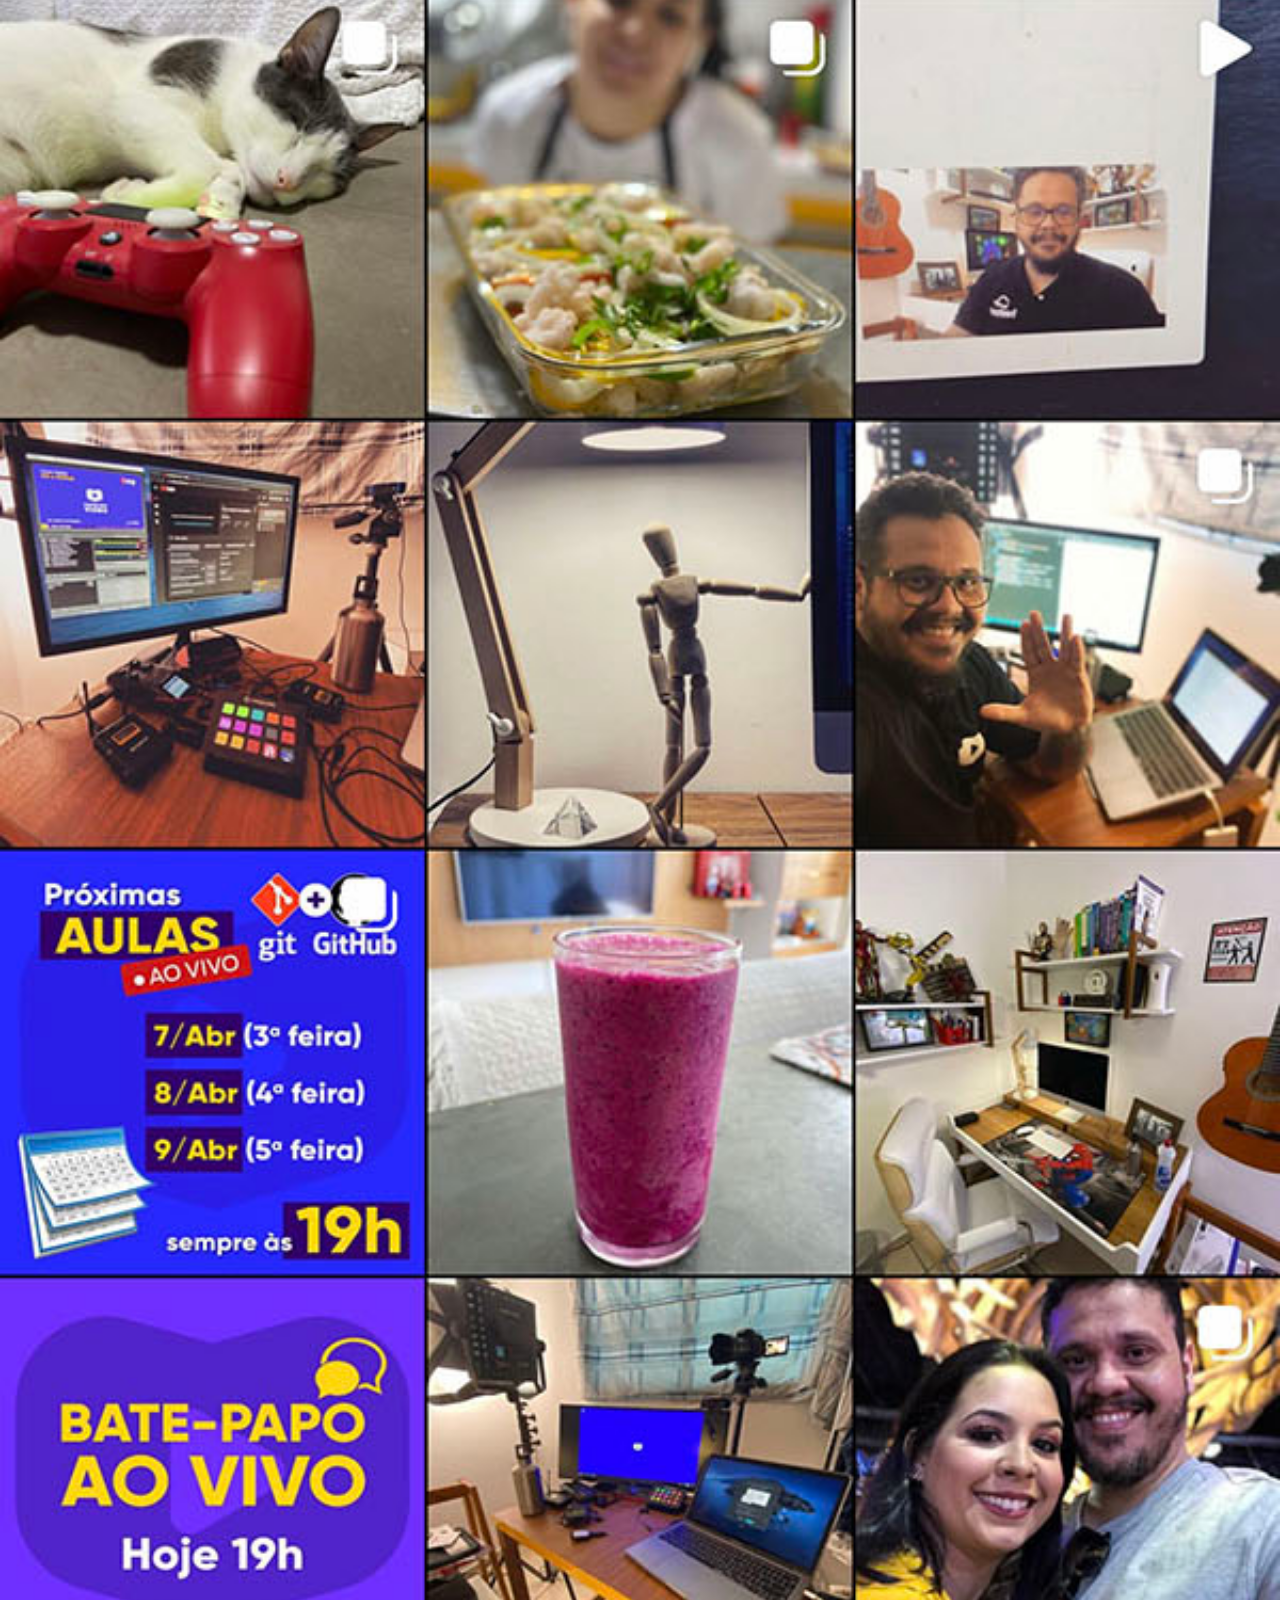
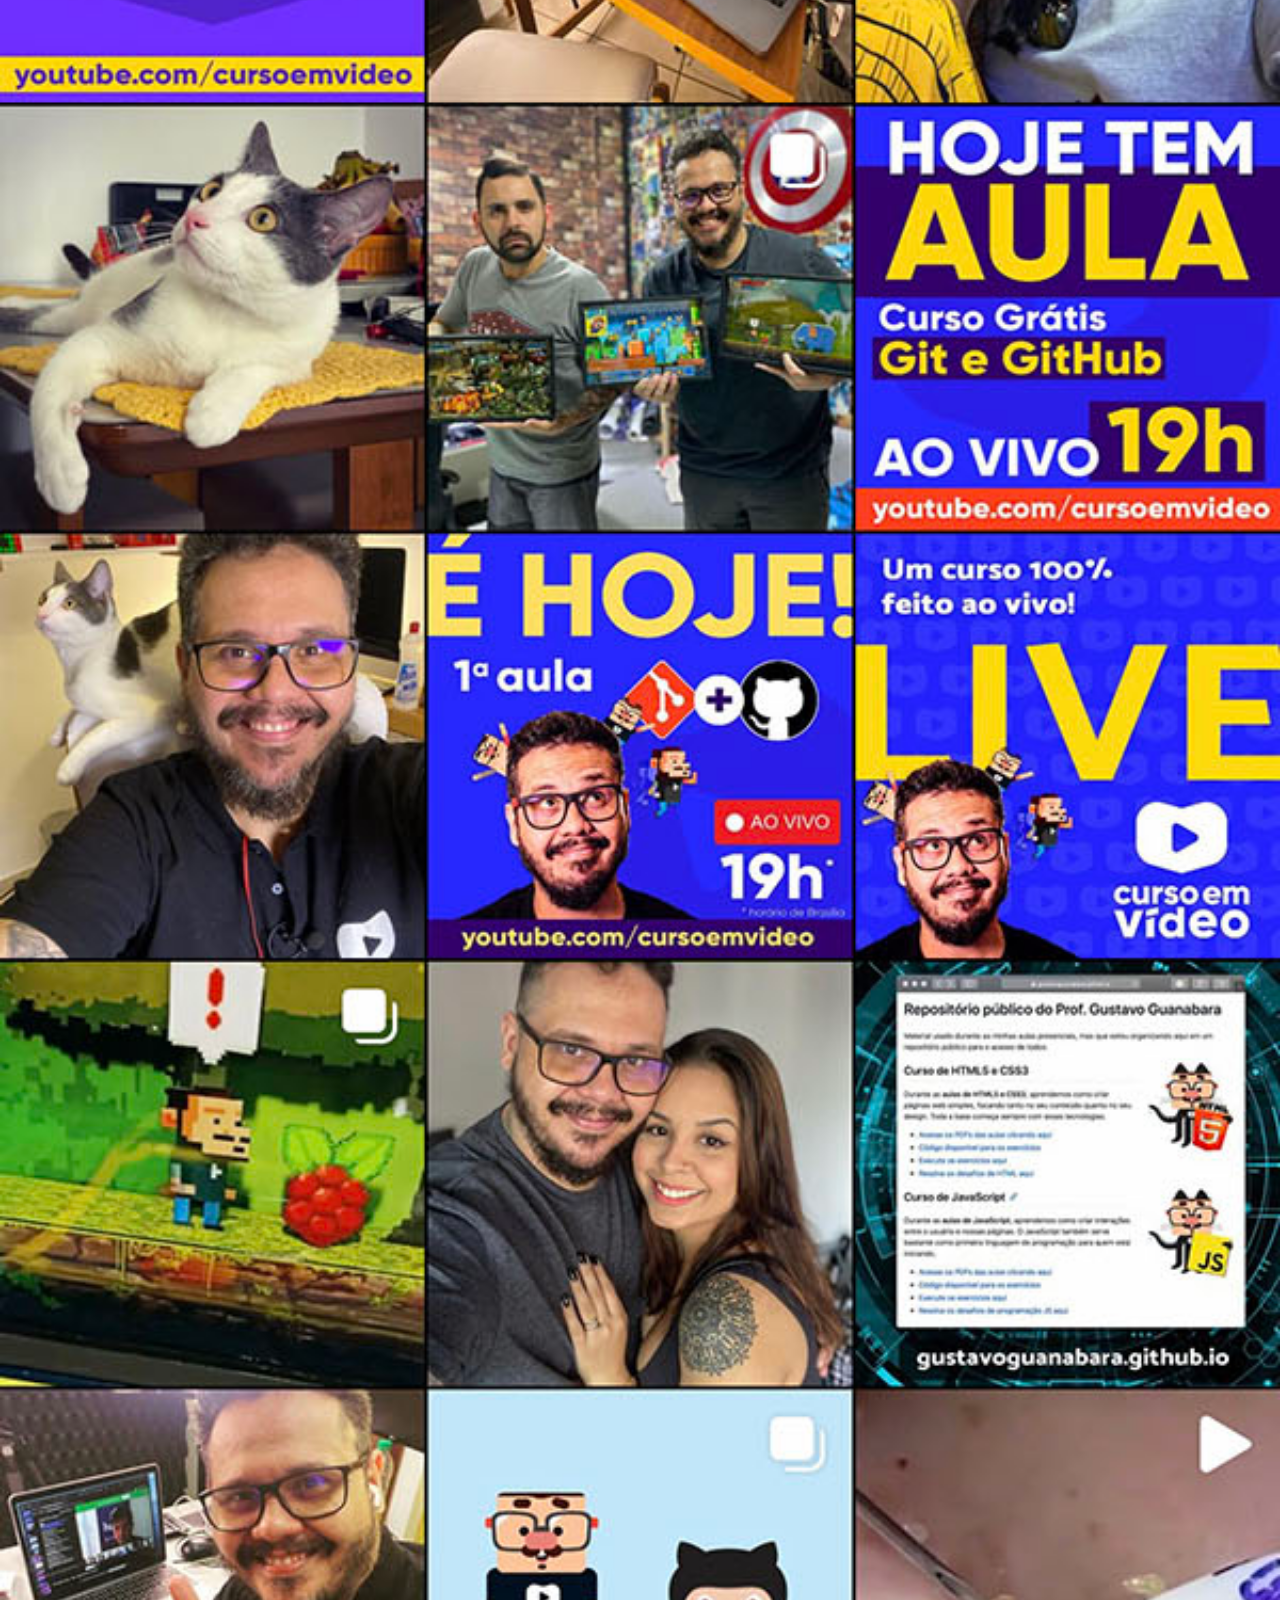
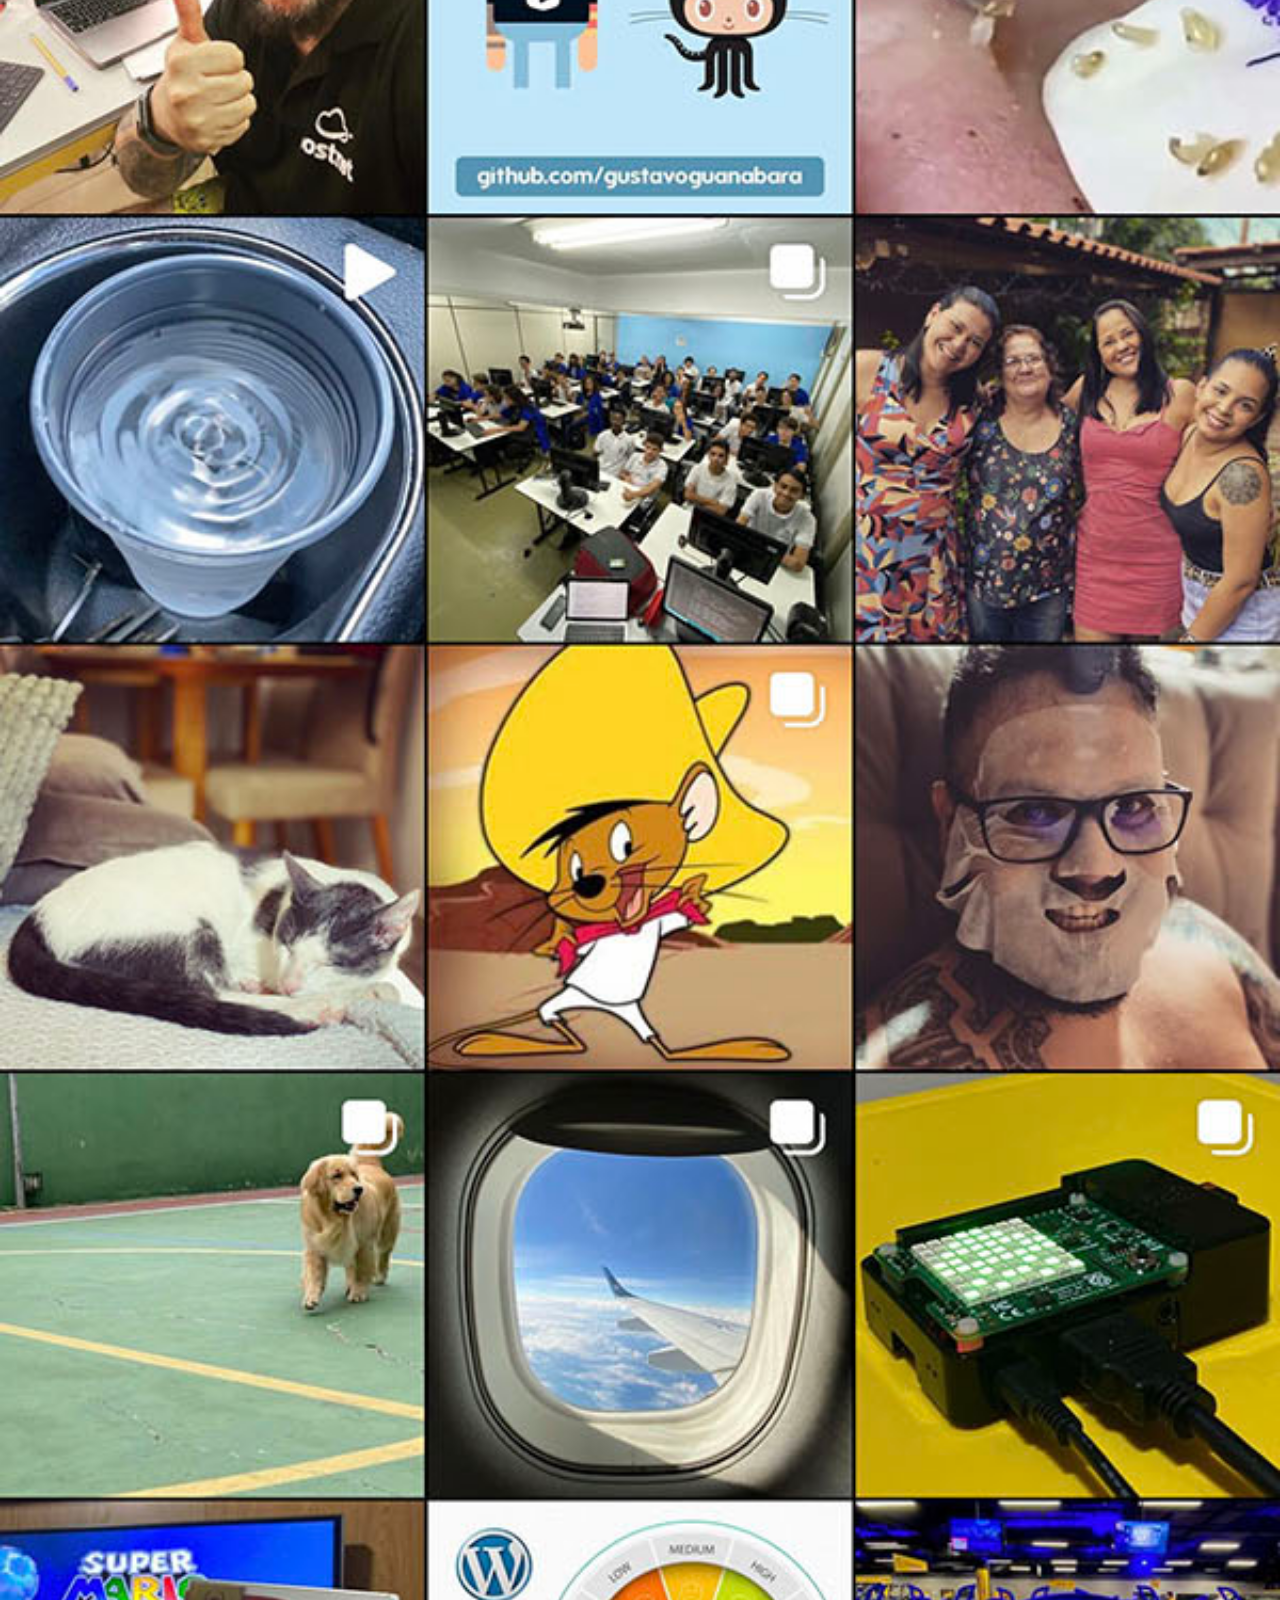
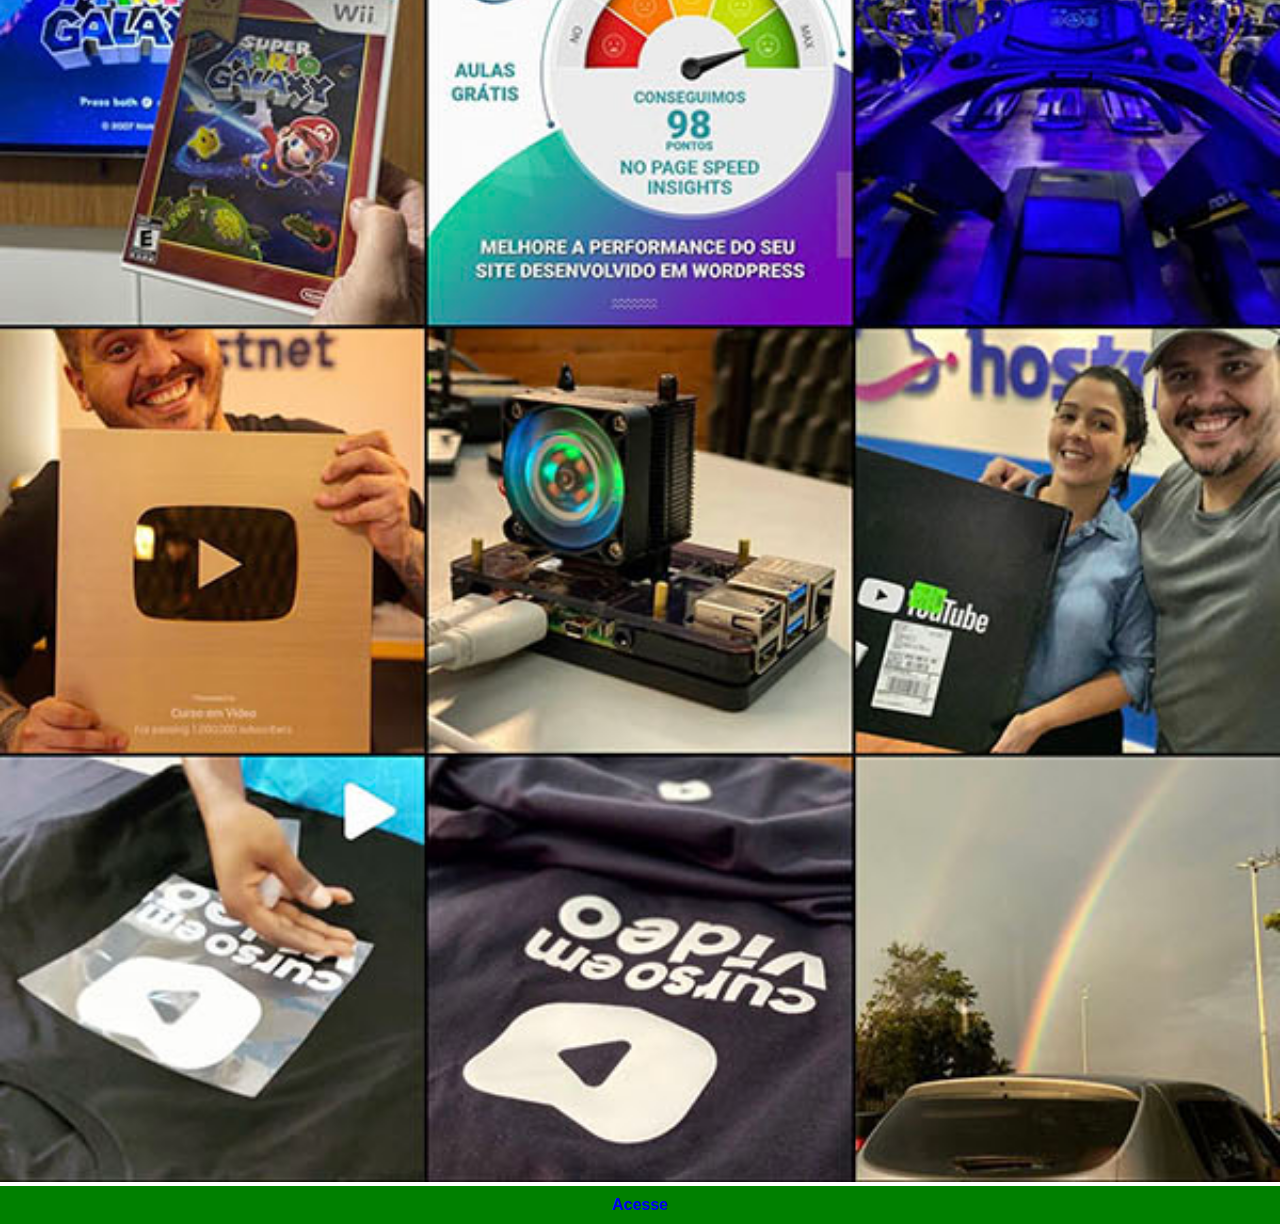
<file: instagram.html>
<!DOCTYPE html>
<html lang="pt-br">
<head>
    <meta charset="UTF-8">
    <meta name="viewport" content="width=device-width, initial-scale=1.0">
    <title>Intagram</title>
    <link rel="stylesheet" href="estilos/social.css">
</head>
<body>
    <img src="imagens/tela-instagram.jpg" alt="instagram">
    <a href="https://www.instagram.com/gustavoguanabara/" target="_blank">Acesse</a>
</body>
</html>
</file>
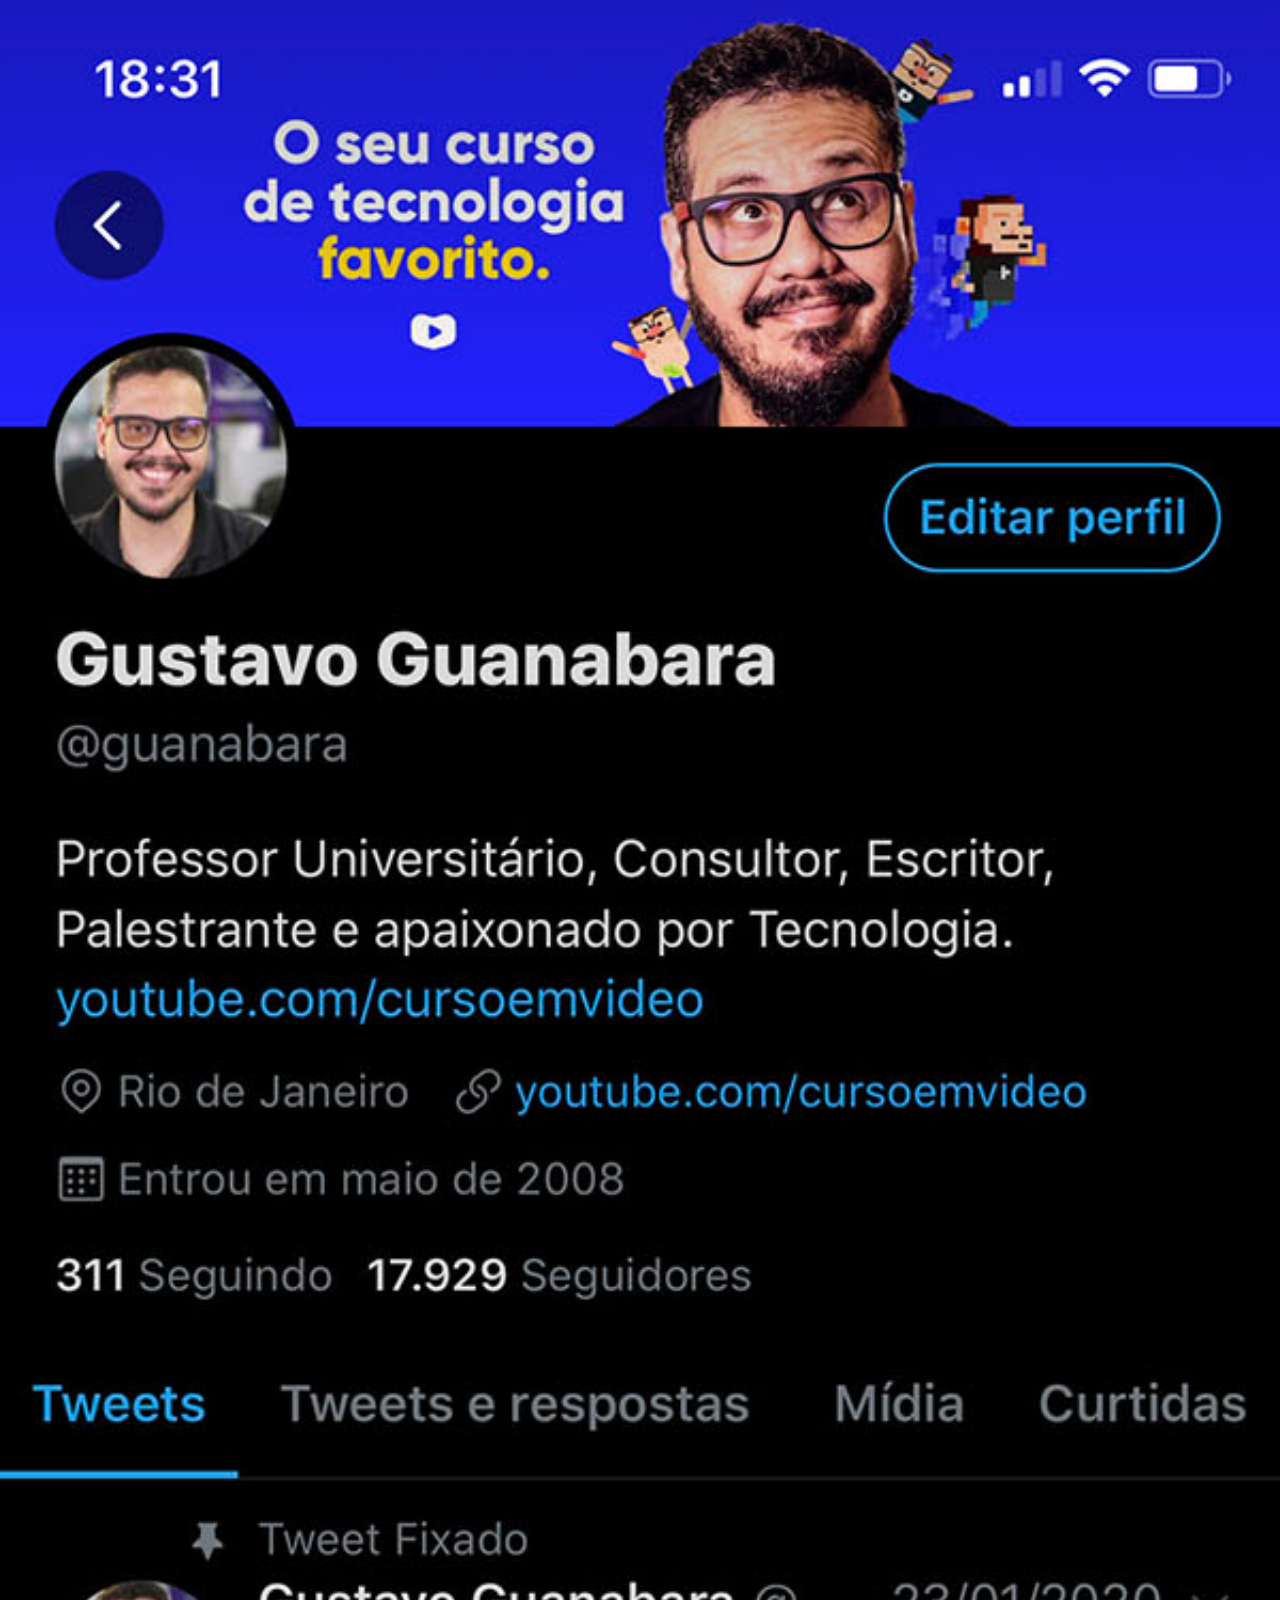
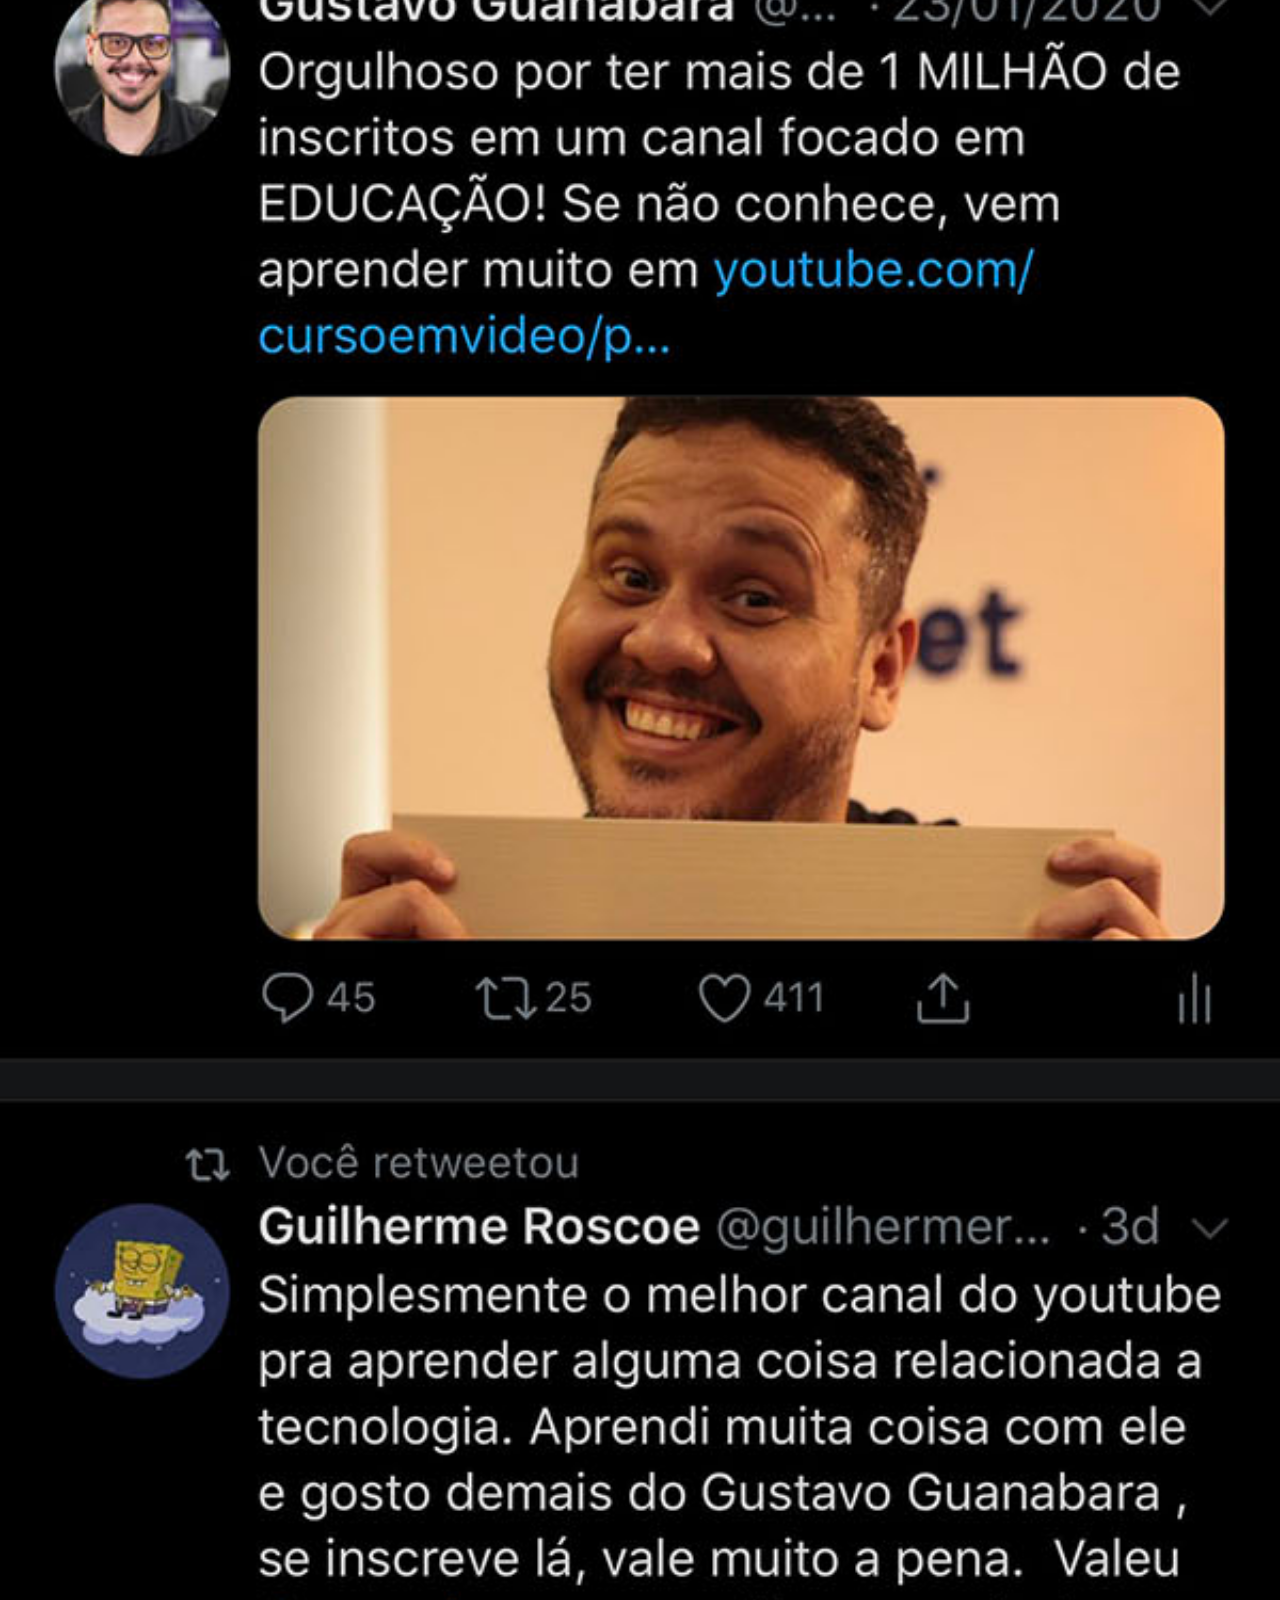
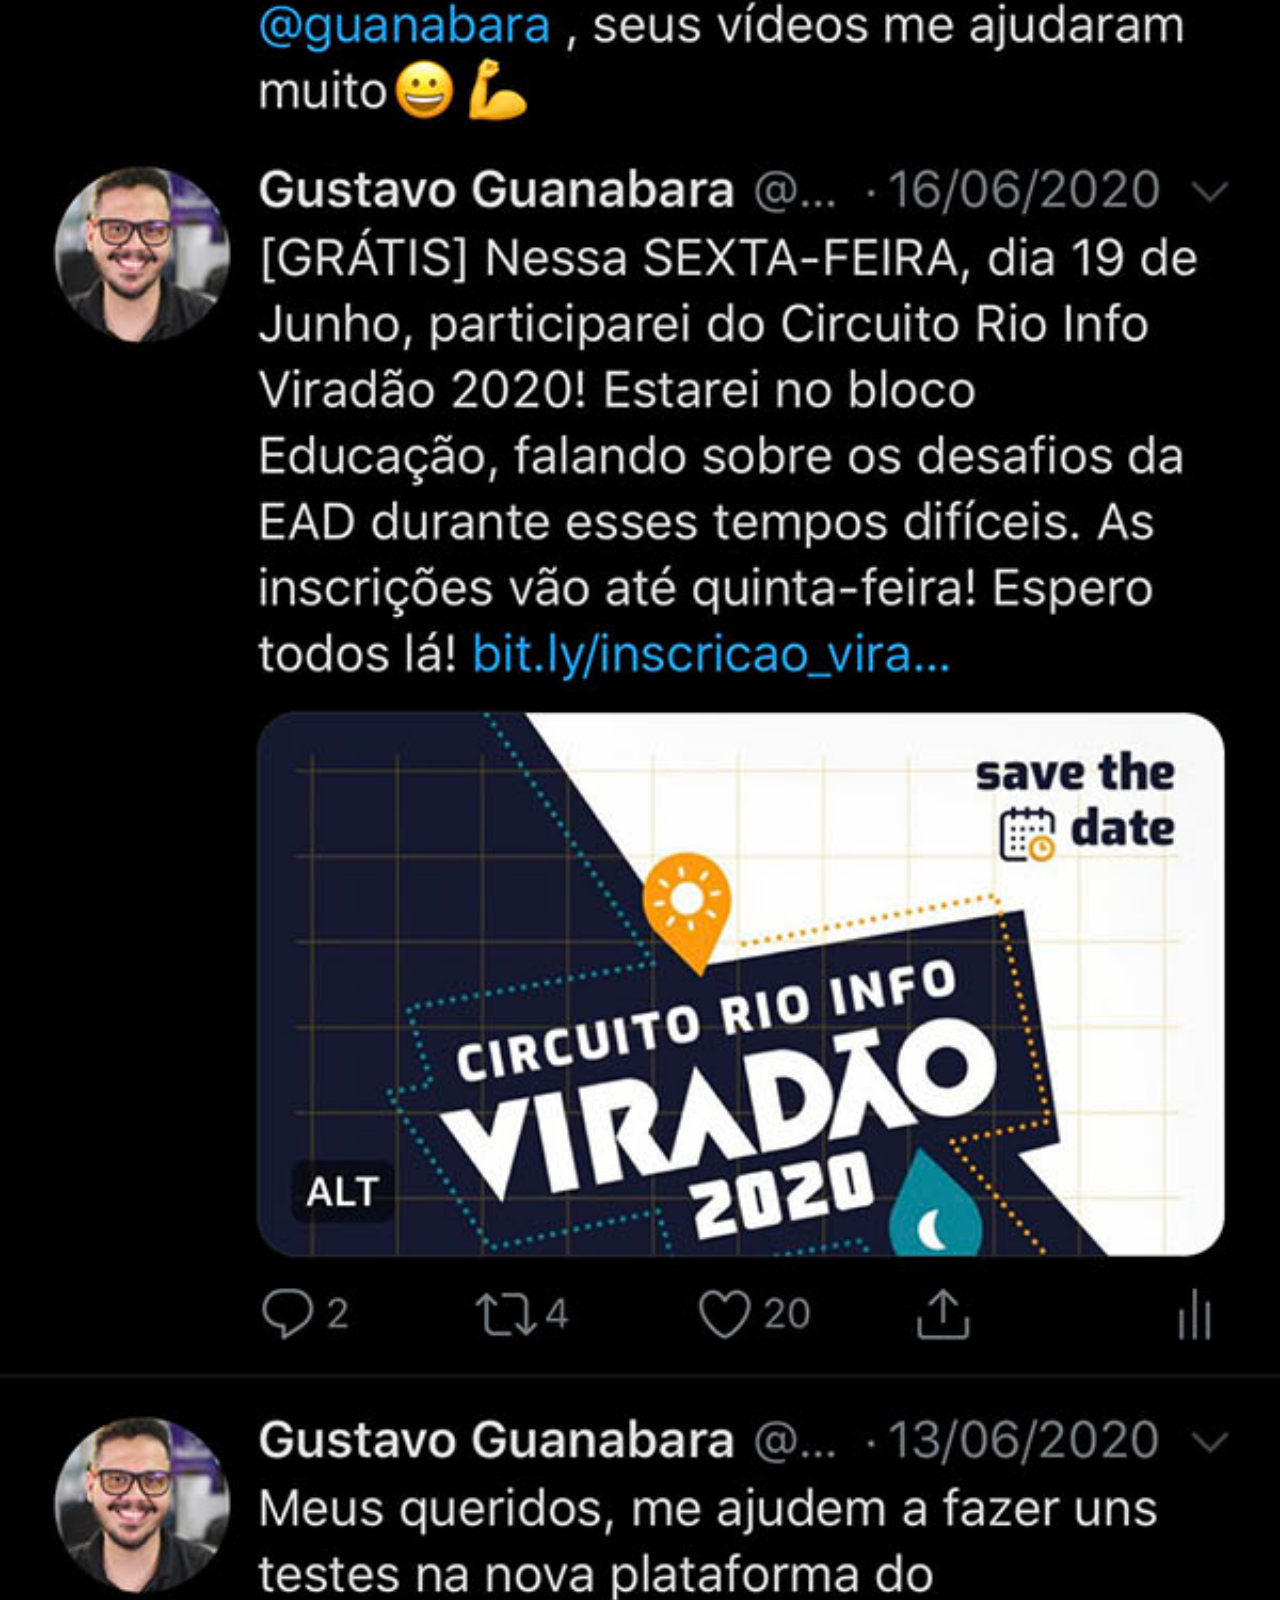
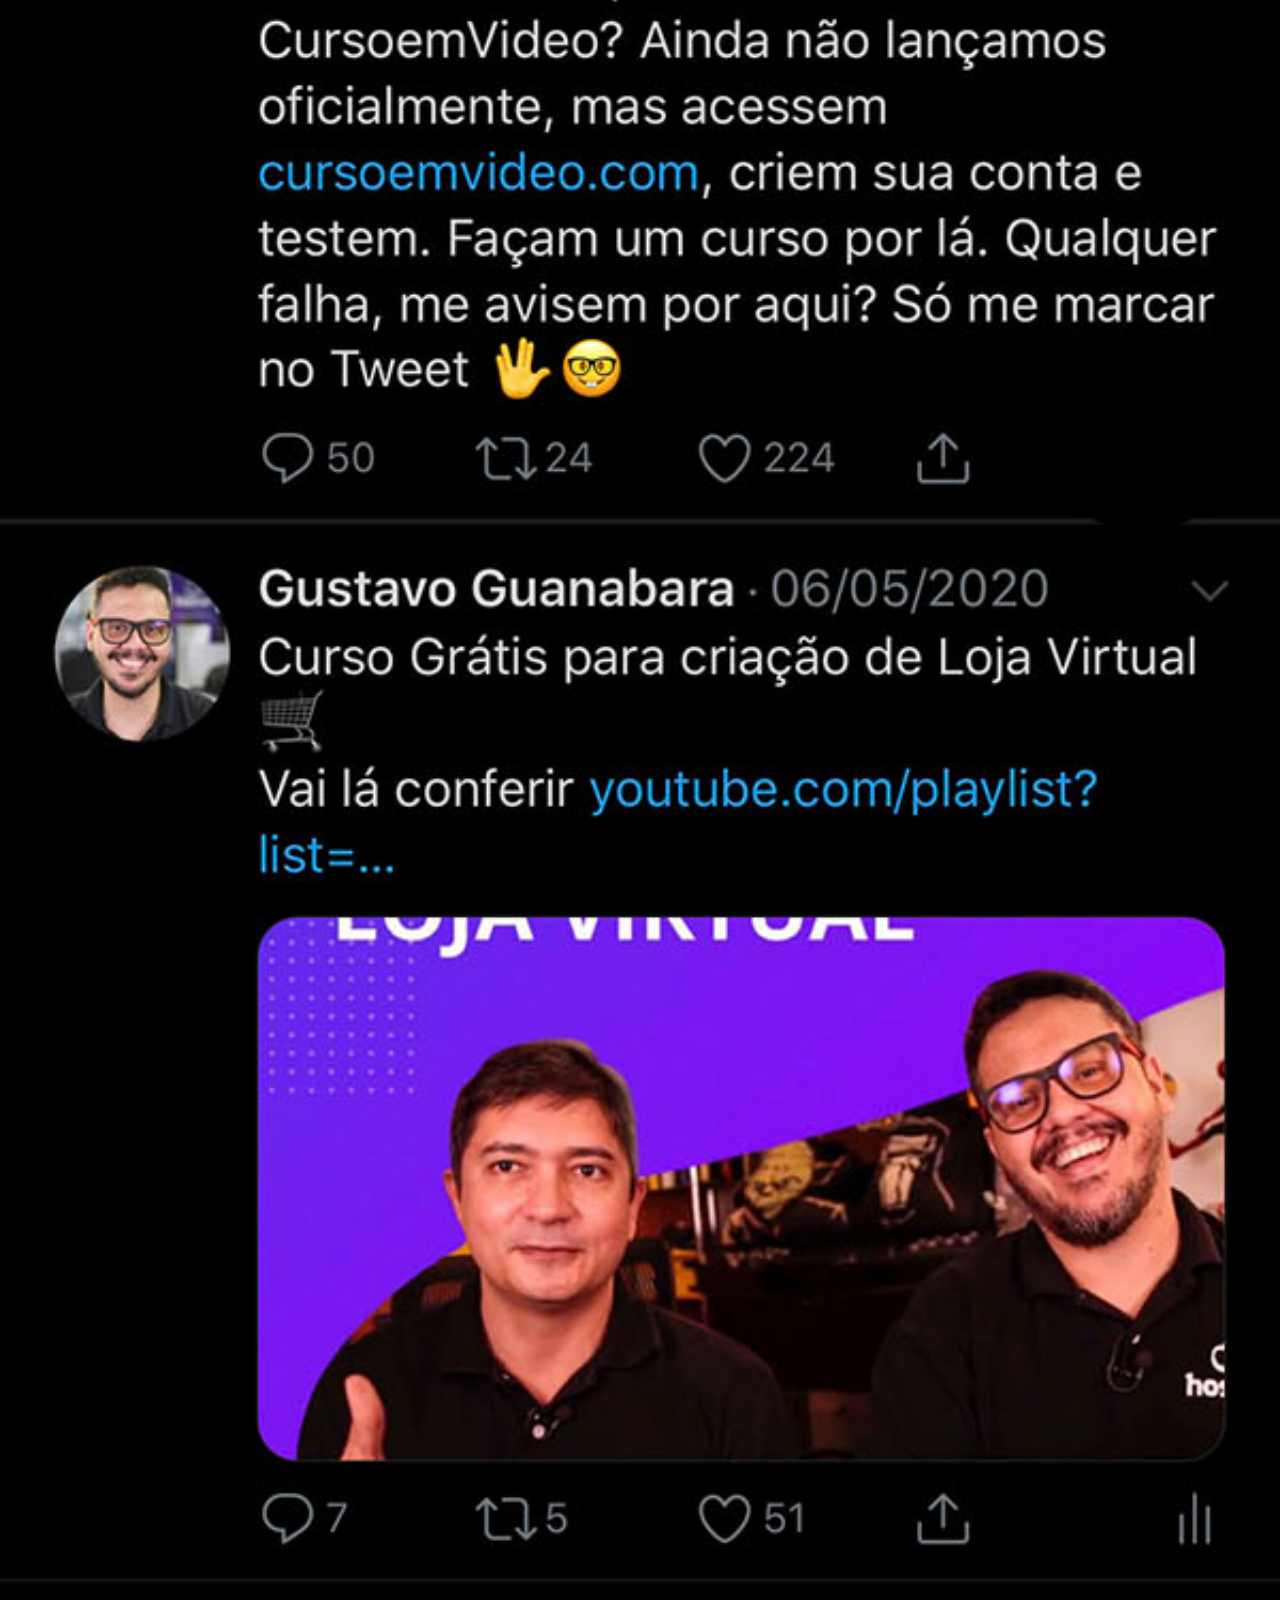
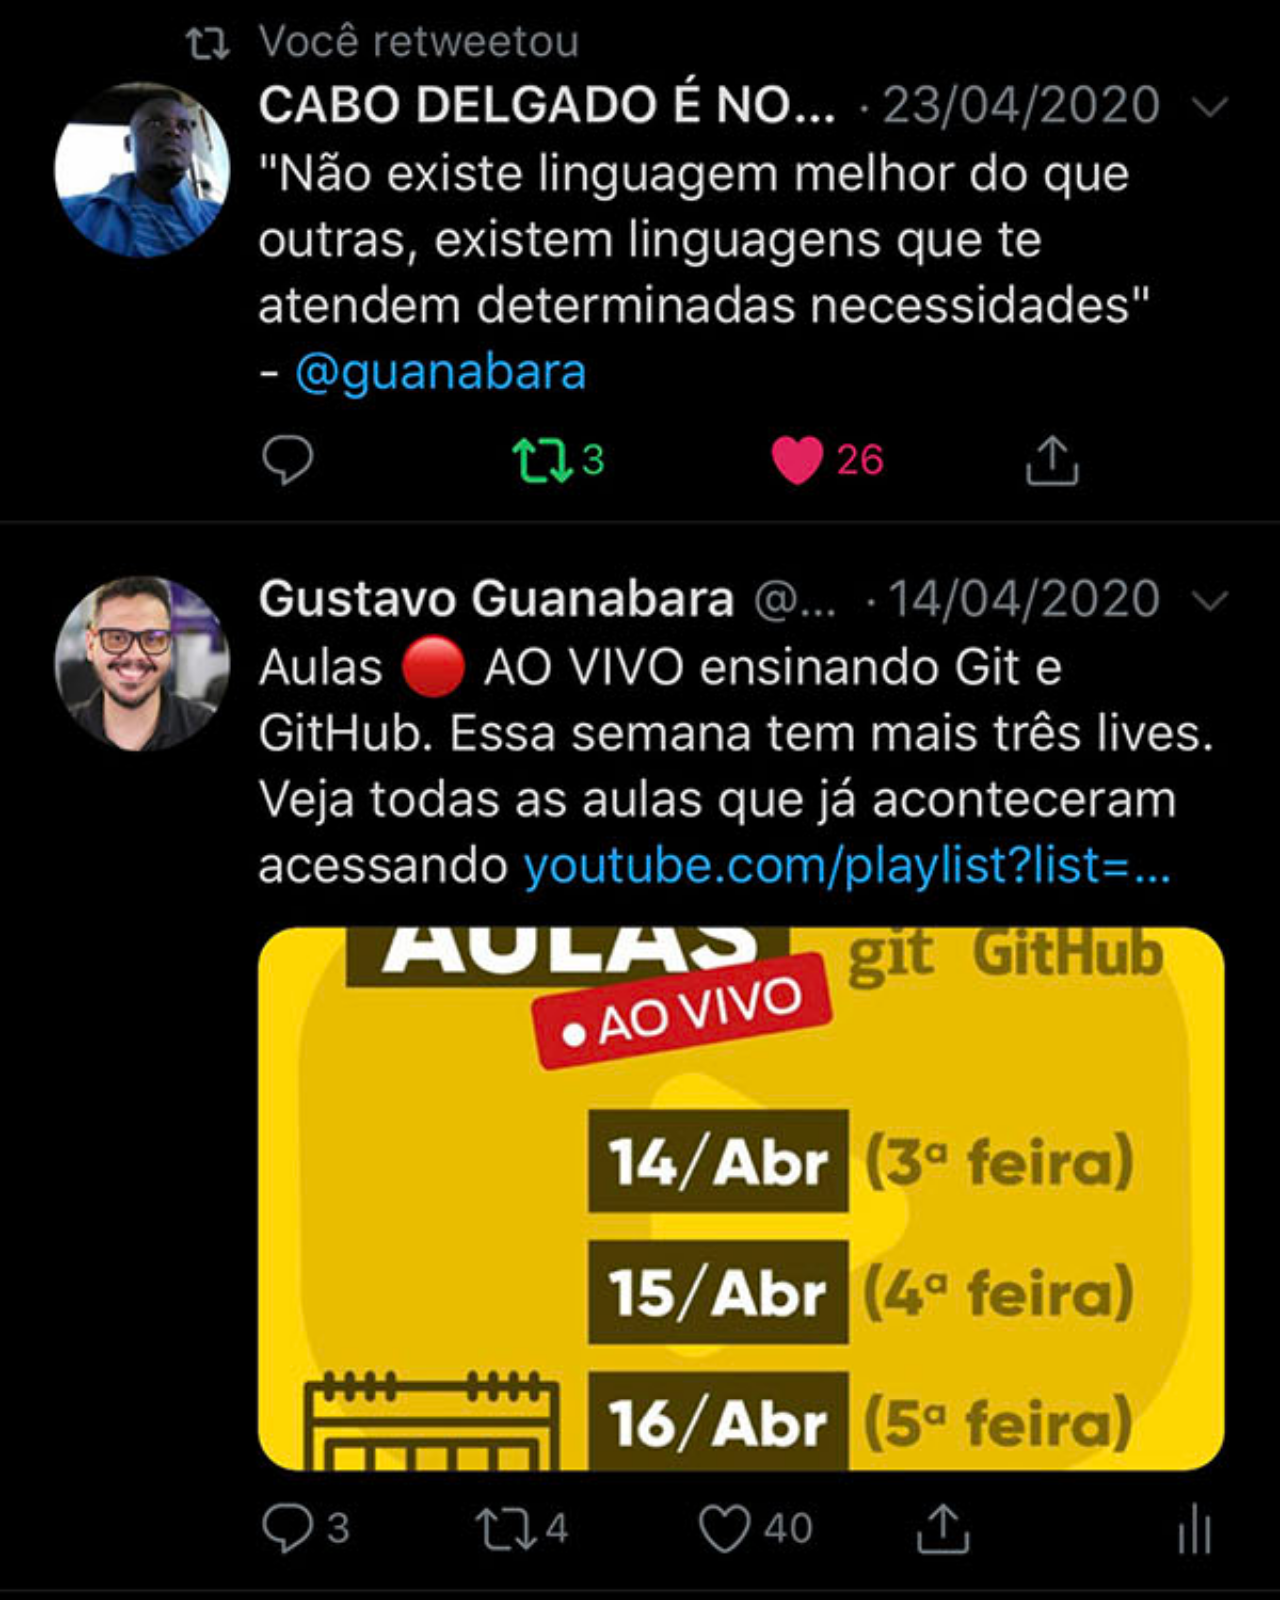
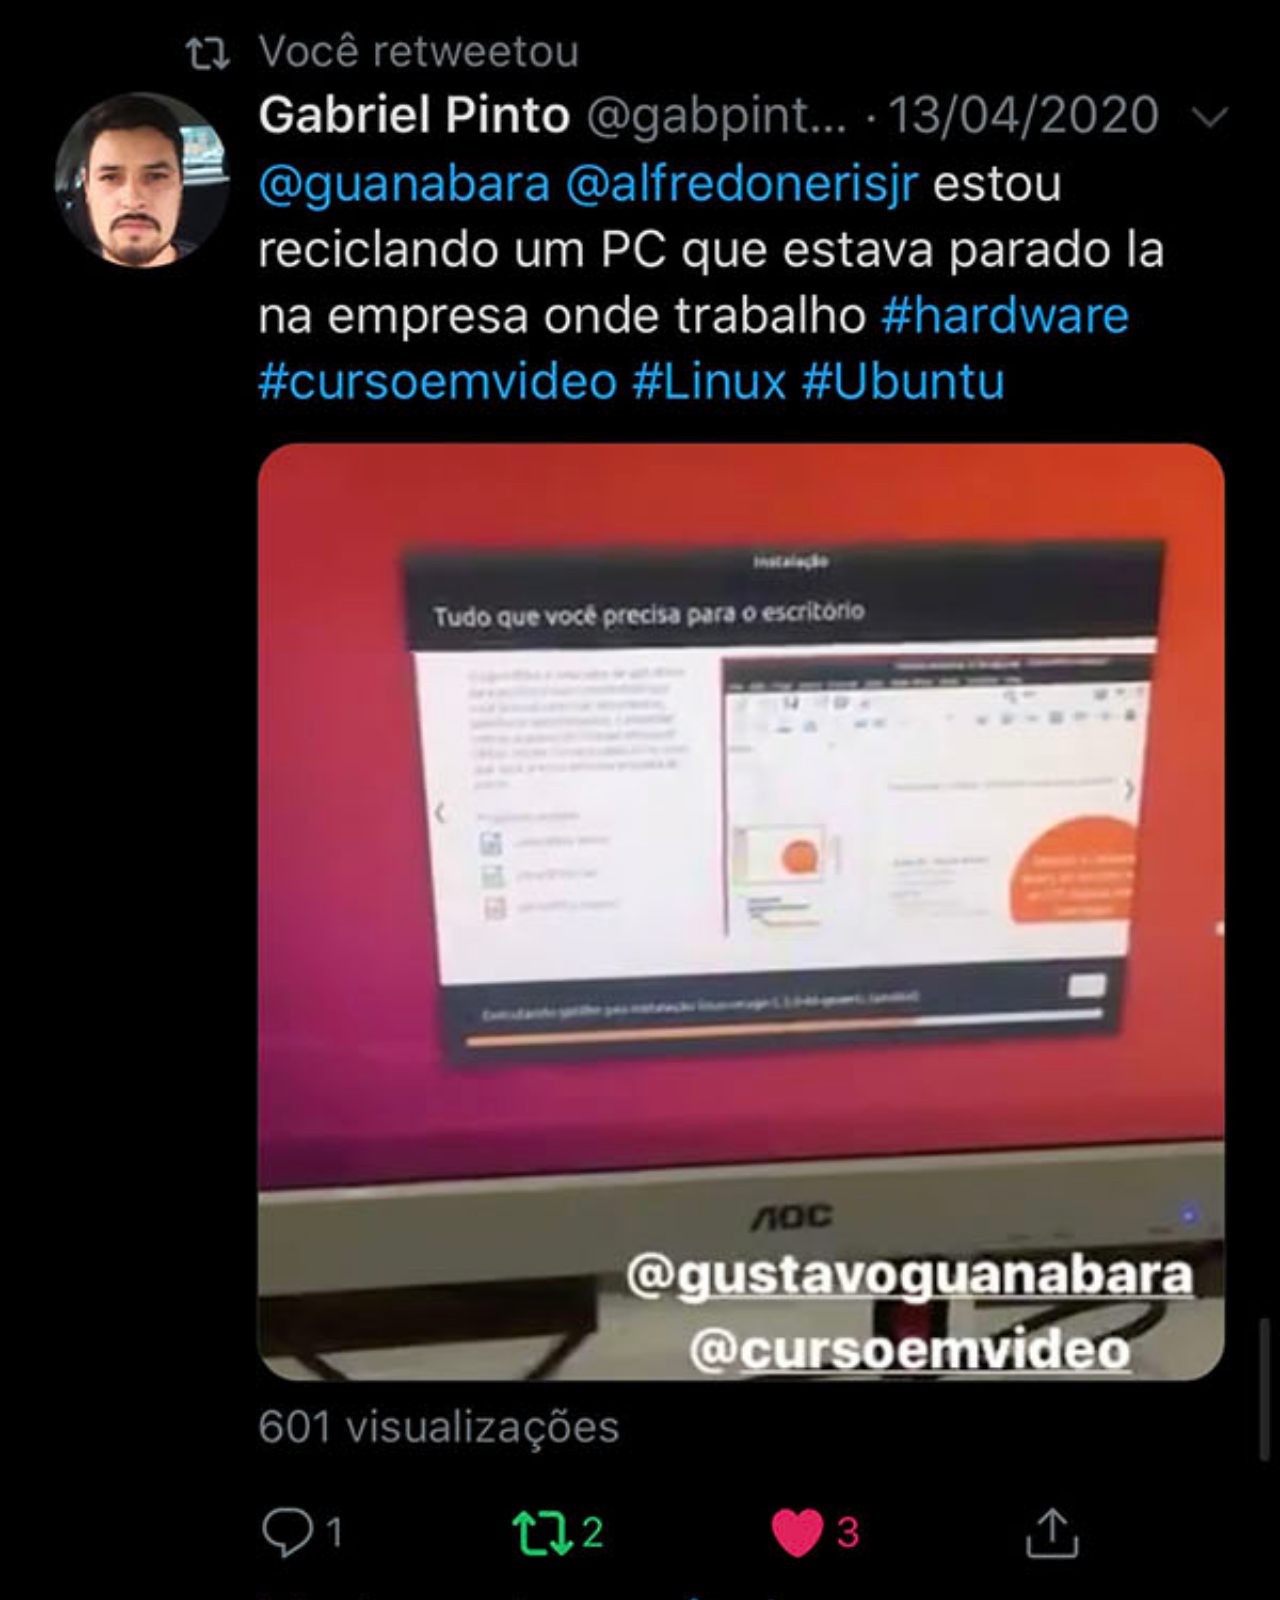
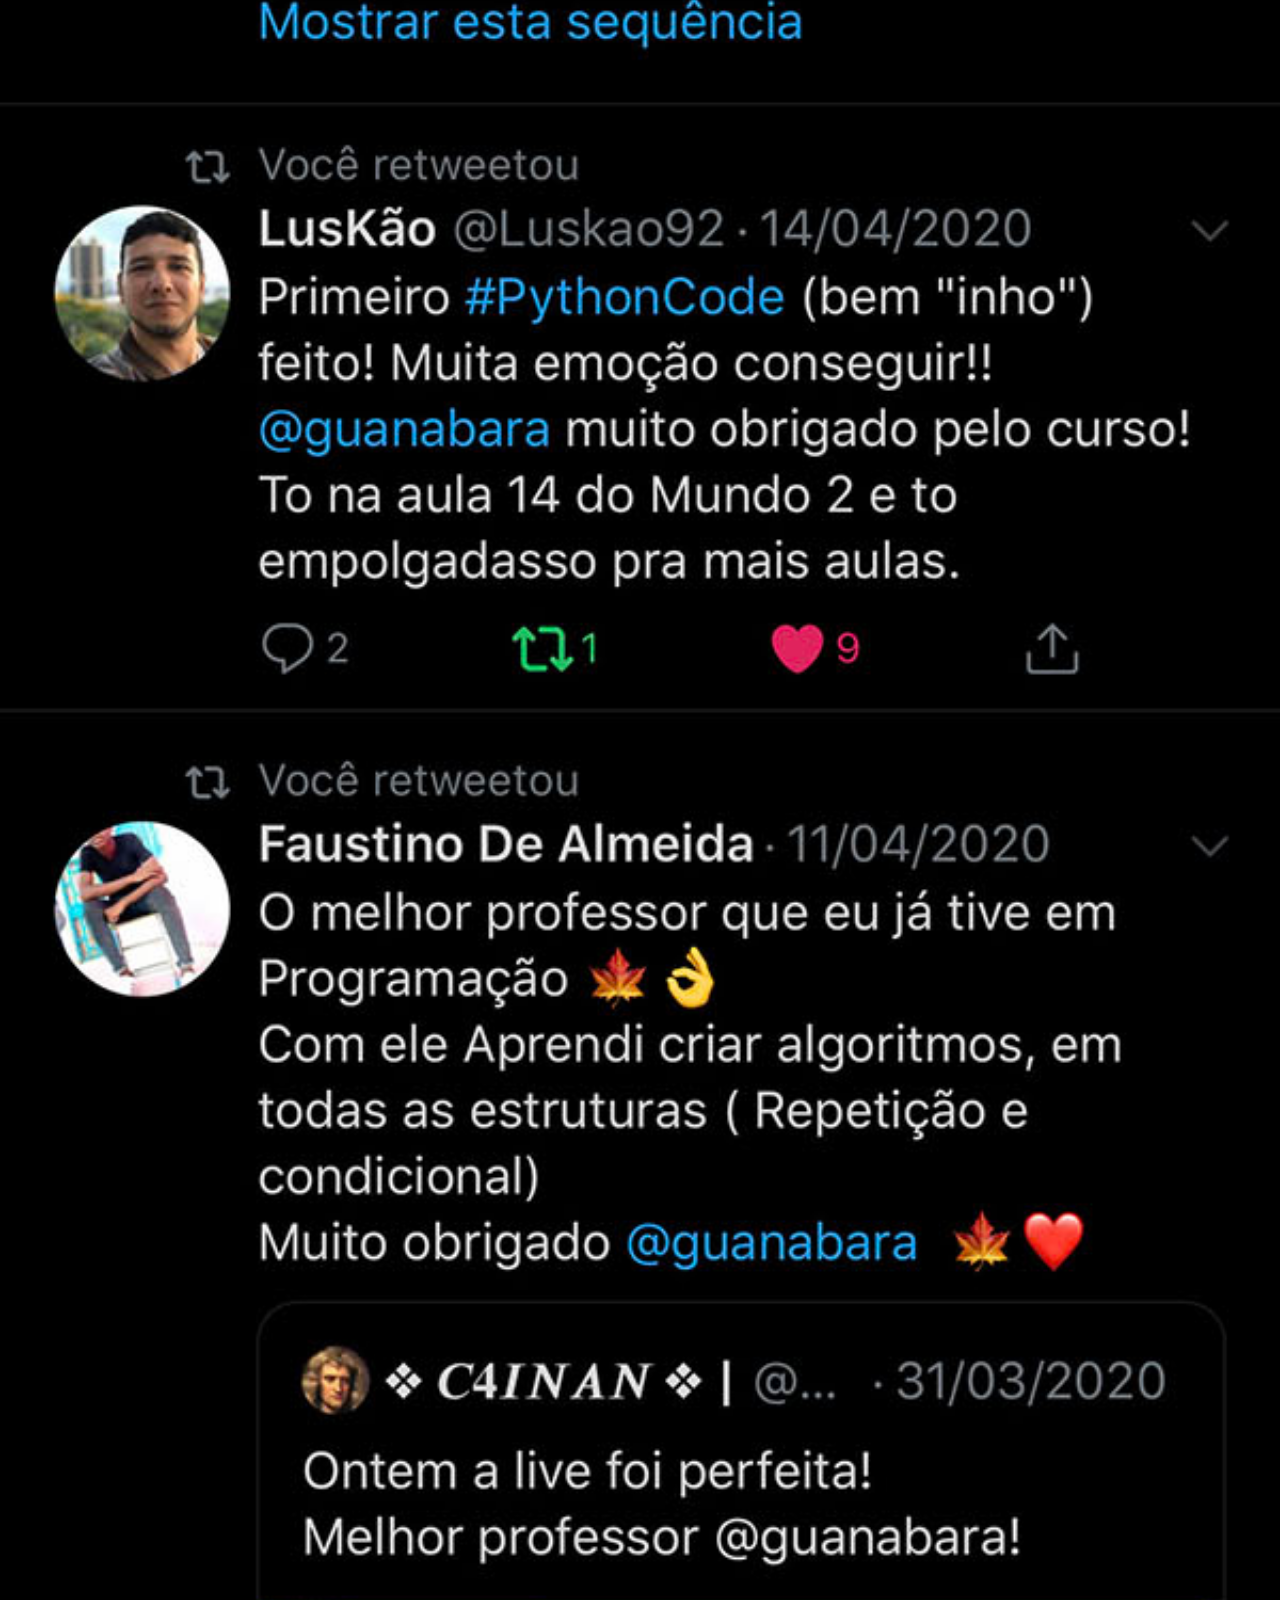
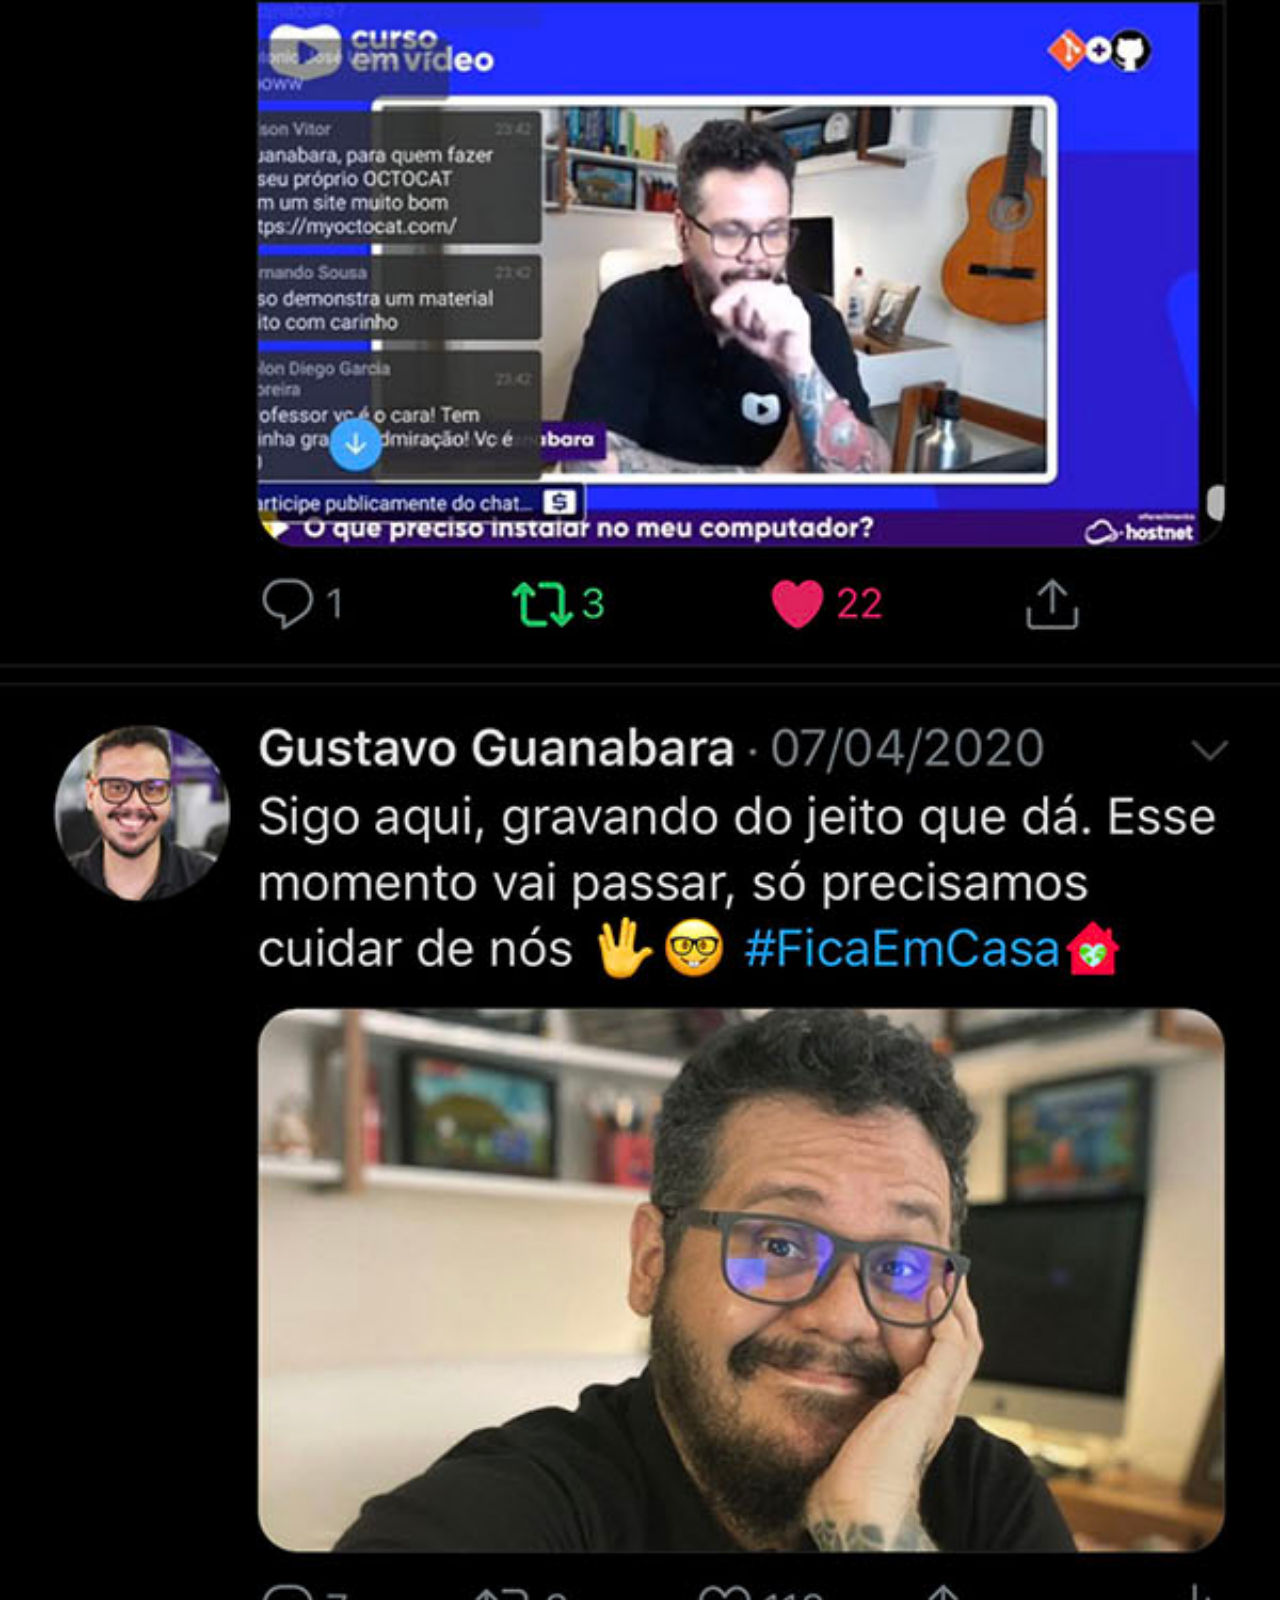
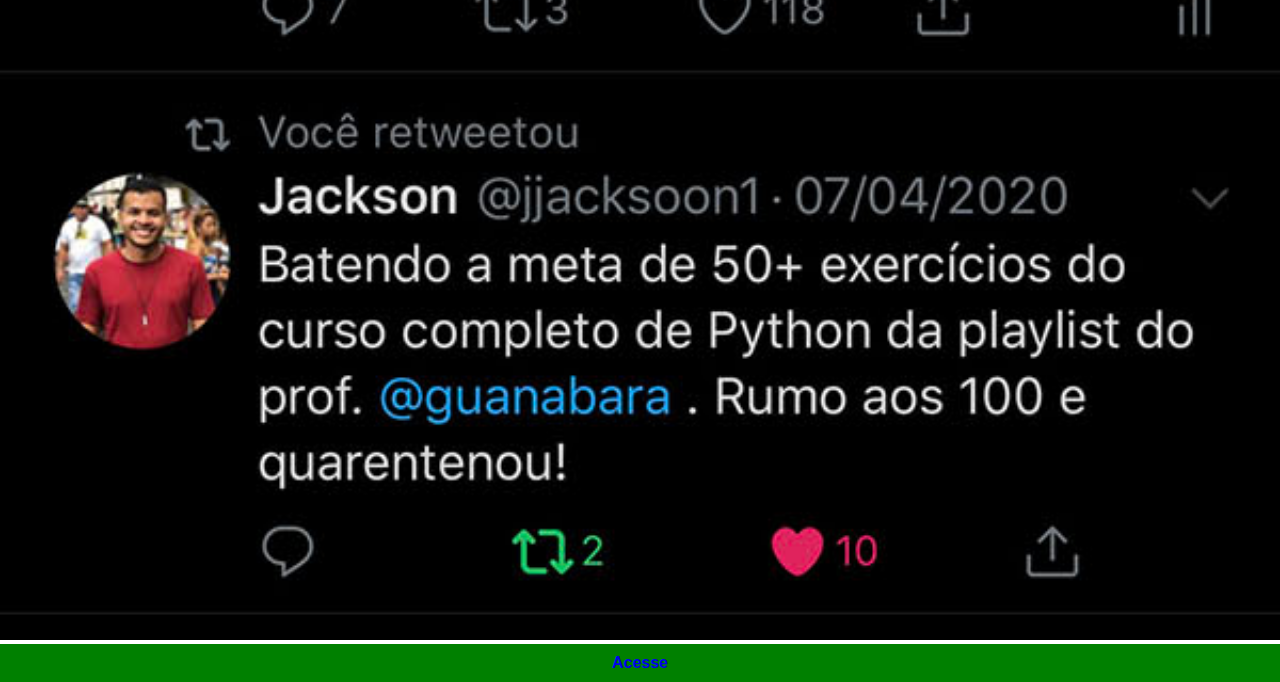
<file: twitter.html>
<!DOCTYPE html>
<html lang="pt-br">
<head>
    <meta charset="UTF-8">
    <meta name="viewport" content="width=device-width, initial-scale=1.0">
    <title>Twitter</title>
    <link rel="stylesheet" href="estilos/social.css">
</head>
<body>
    <img src="imagens/tela-twitter.jpg" alt="twitter">
    <a href="https://www.twitter.com/gustavoguanabara/">Acesse</a>
</body>
</html>
</file>
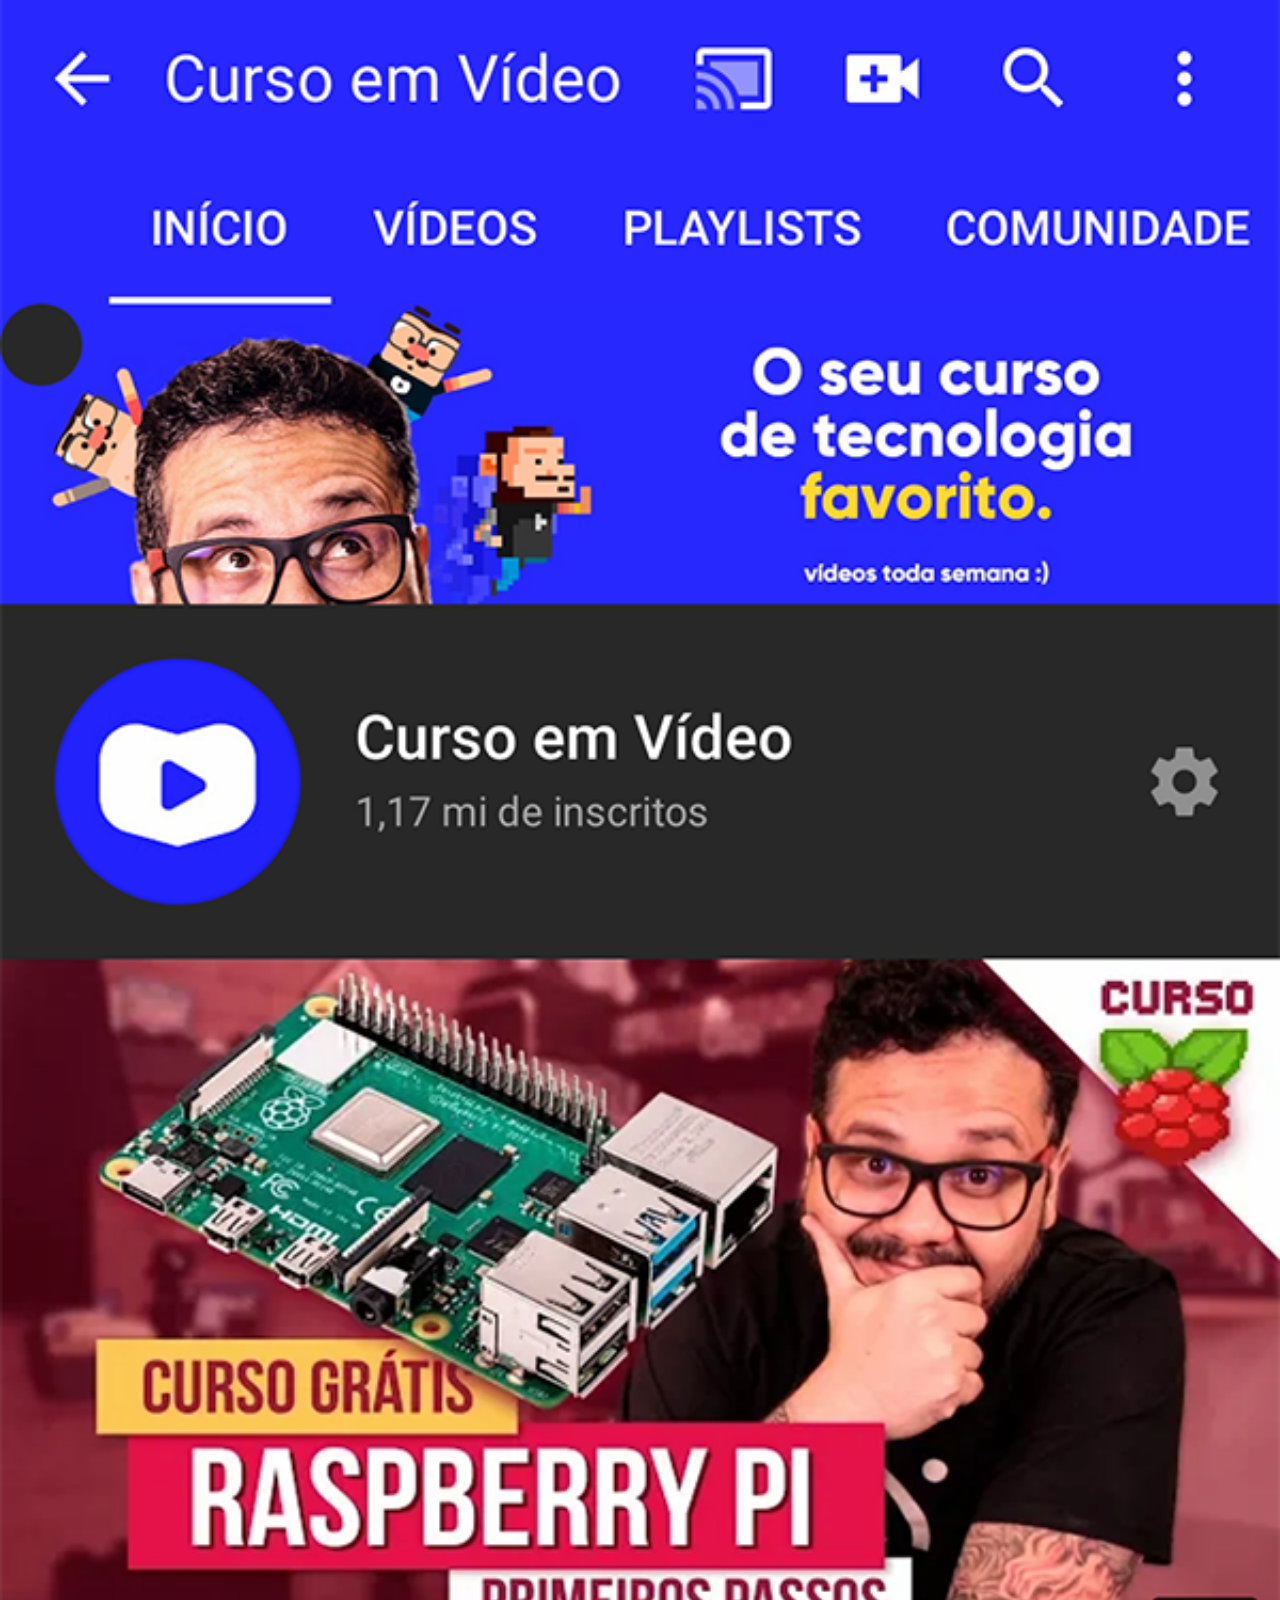
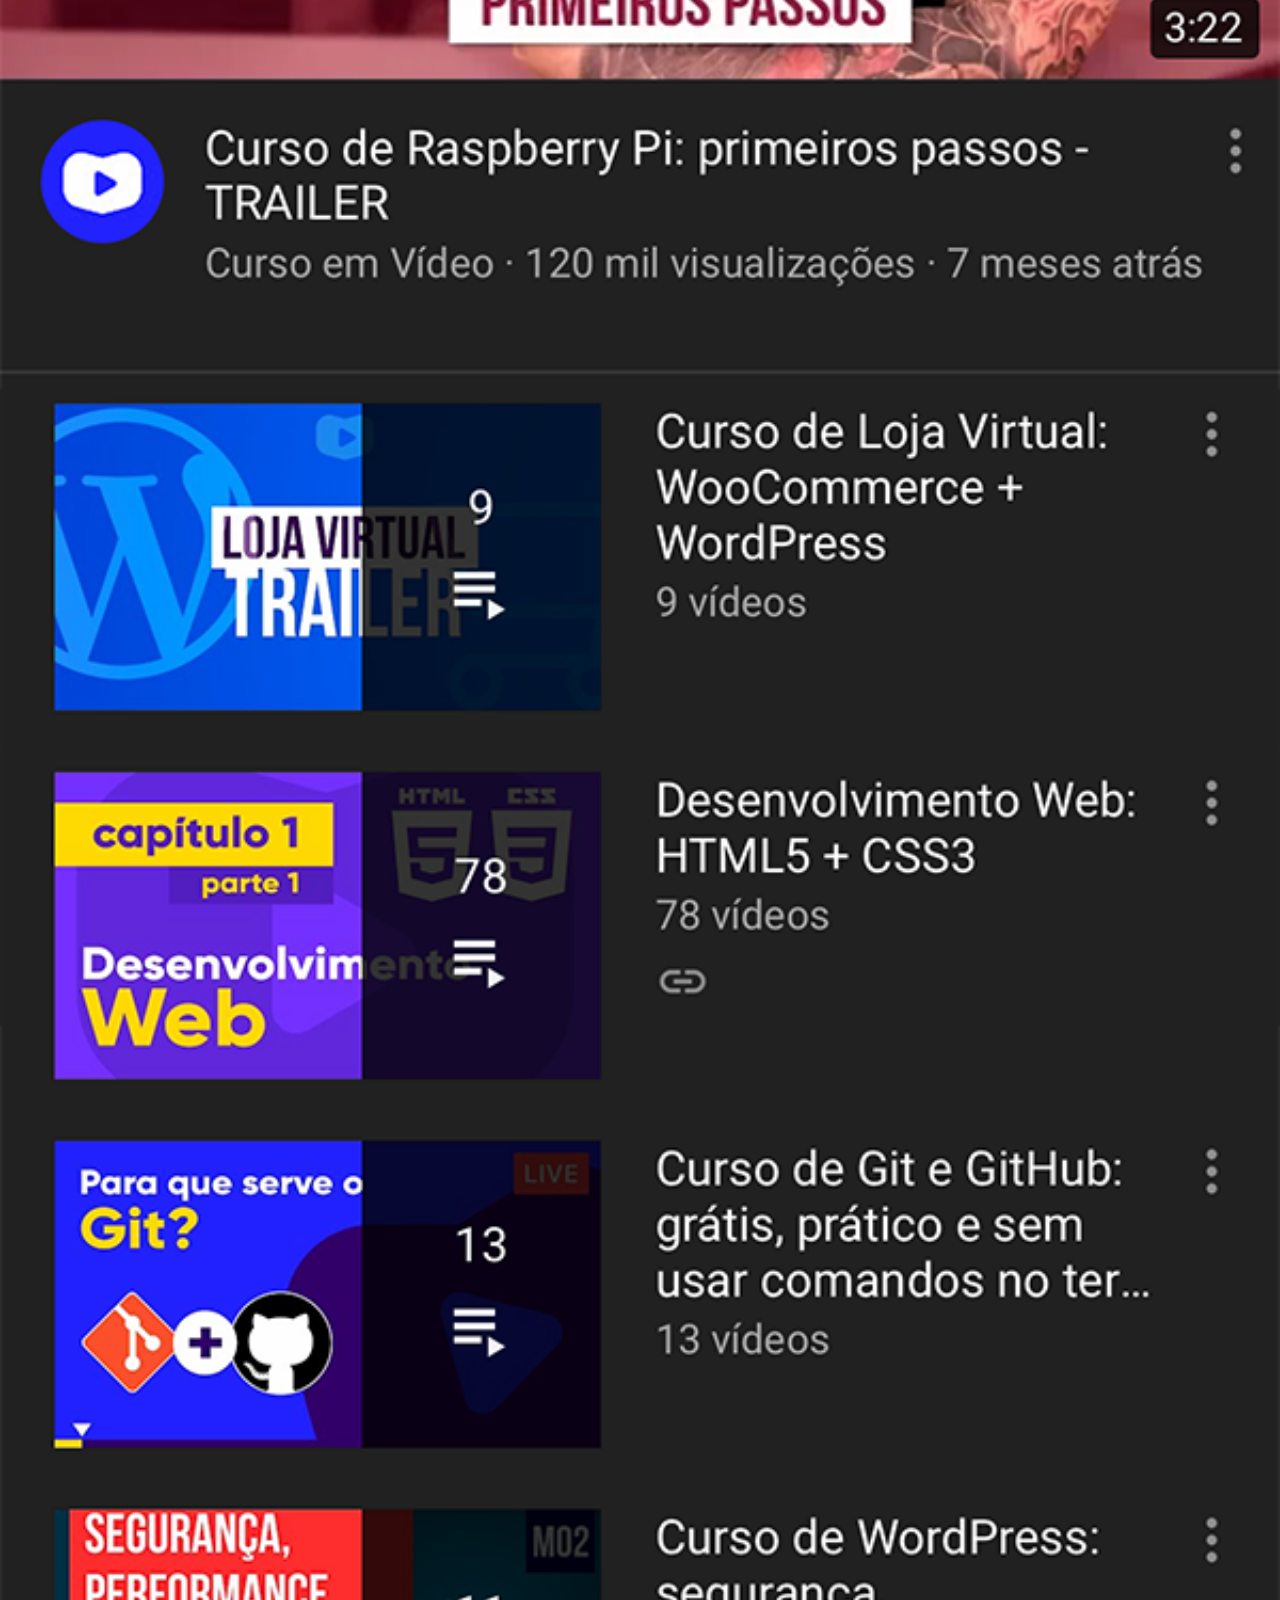
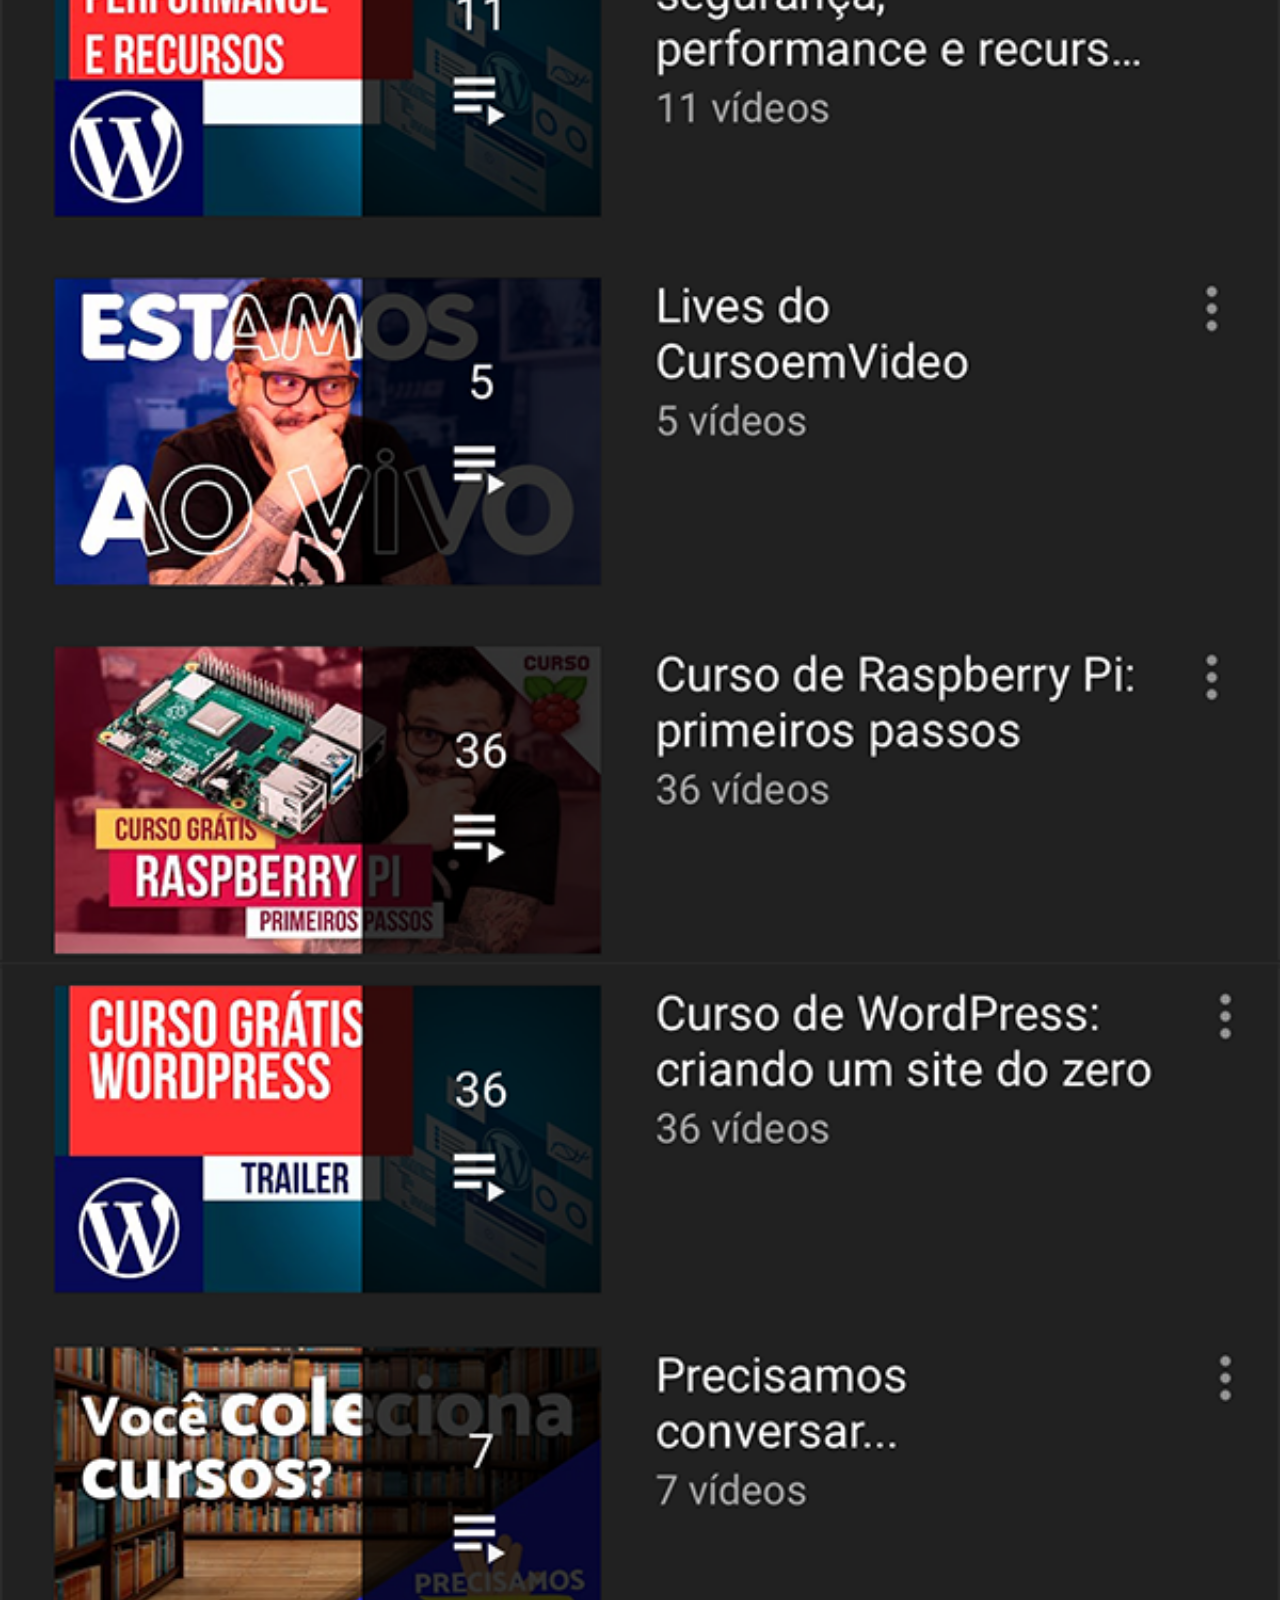
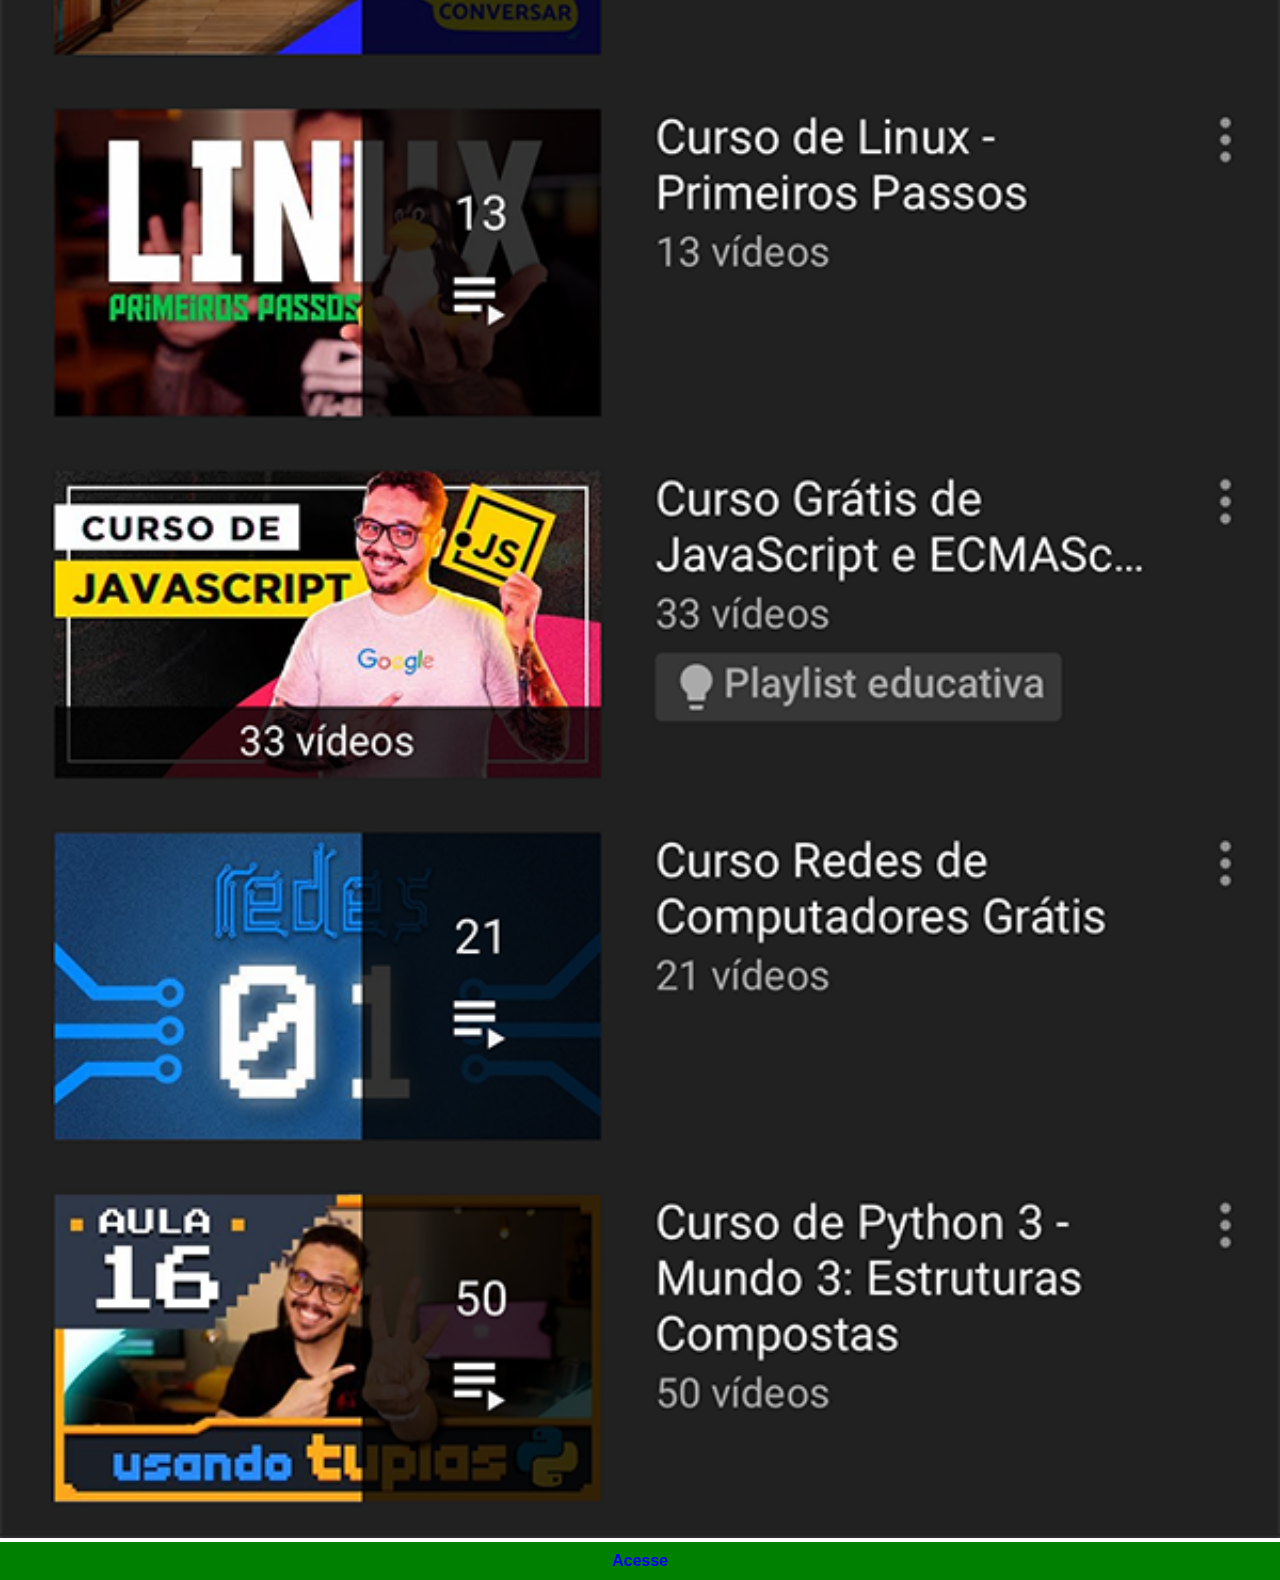
<file: youtube.html>
<!DOCTYPE html>
<html lang="pt-br">
<head>
    <meta charset="UTF-8">
    <meta name="viewport" content="width=device-width, initial-scale=1.0">
    <title>Youtube</title>
    <link rel="stylesheet" href="estilos/social.css">
</head>
<body>
    <img src="imagens/tela-youtube.png" alt="Youtube"> <a href="https://www.youtube.com/@cursoemvideo/playlists" target="_blank">Acesse</a>
</body>
</html>
</file>
<file: estilos/social.css>
@charset "UTF-8";

* {
            margin: 0;
            padding: 0;
            font-family: Arial, Helvetica, sans-serif;
        }
        ::-webkit-scrollbar {
            width: 0;
            height: 0;
        }
        img {
            width: 100vw;

        }
        a {
            display: block;
            background-color: green;
            padding: 10px;
            text-align: center;
            font-weight: bolder;
            text-decoration: none;
        }
        a:hover {
            background-color: rgb(84, 236, 13);
        }
</file>
